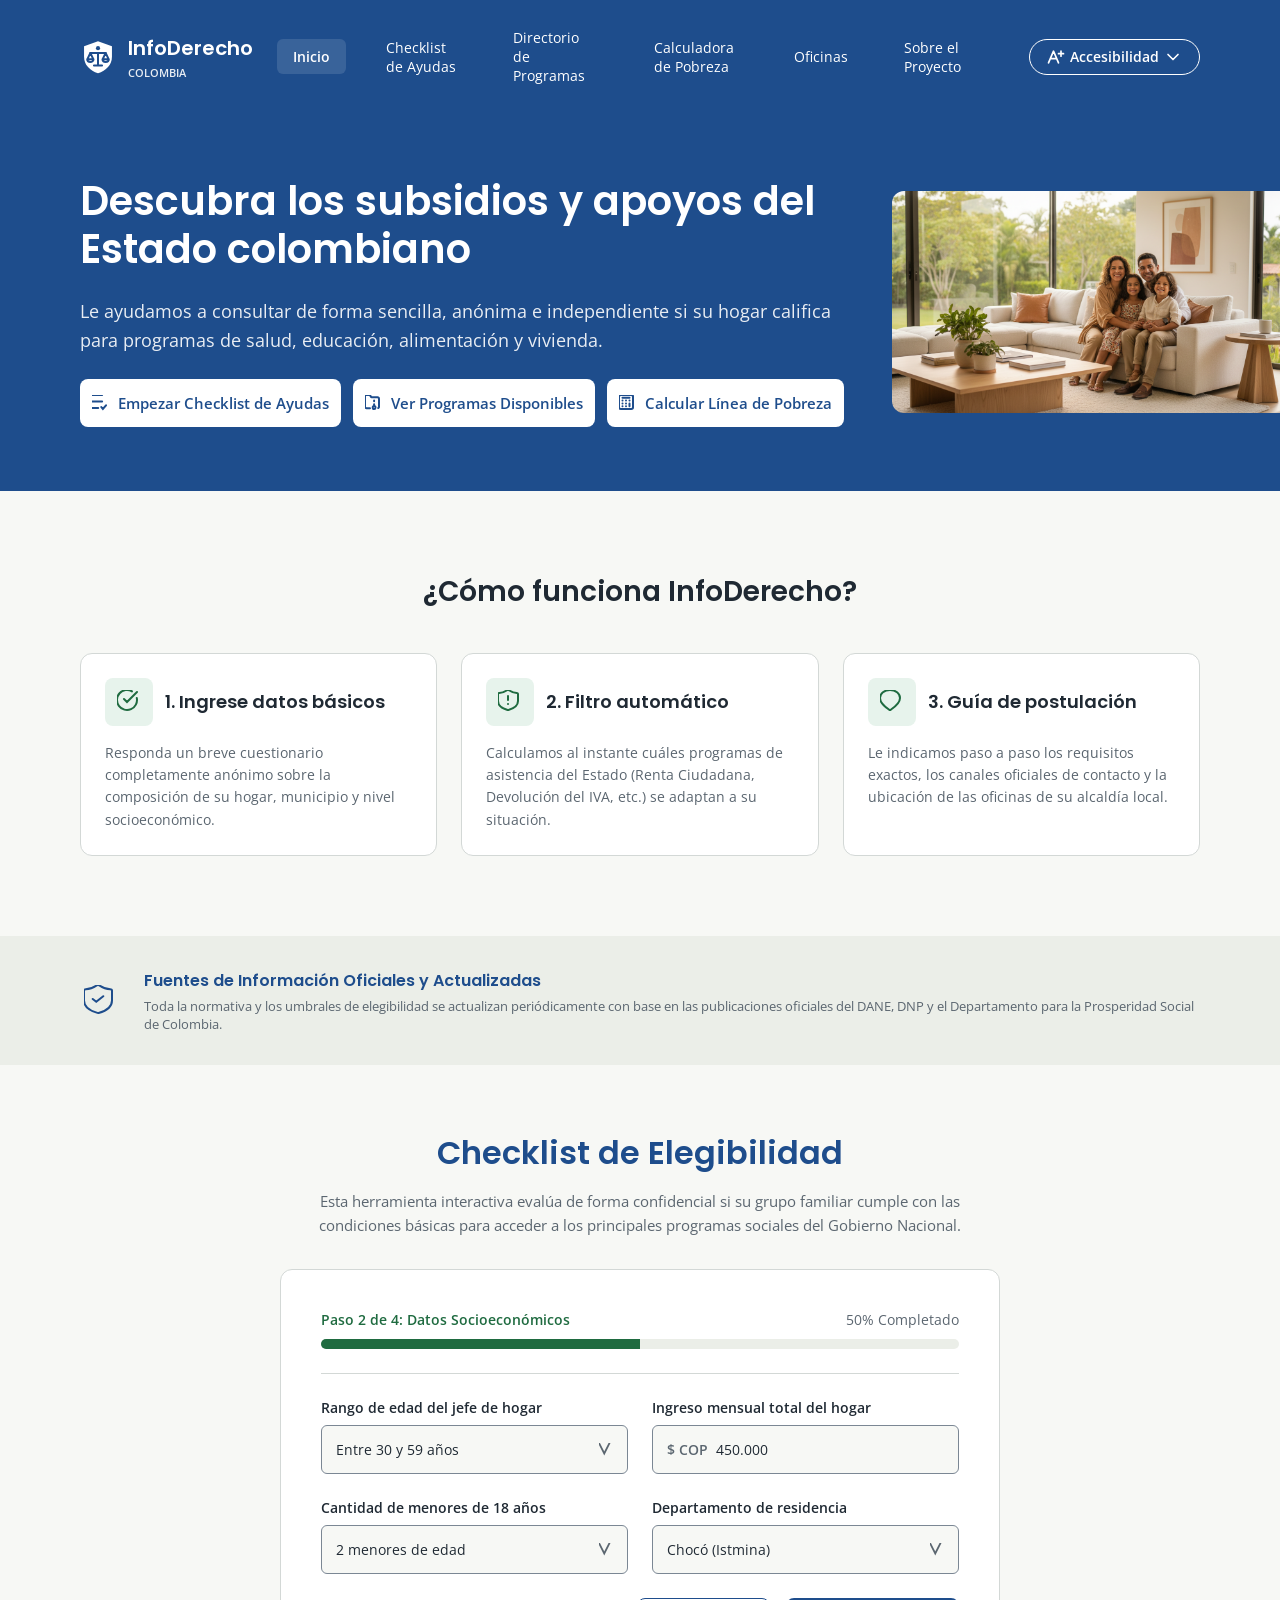
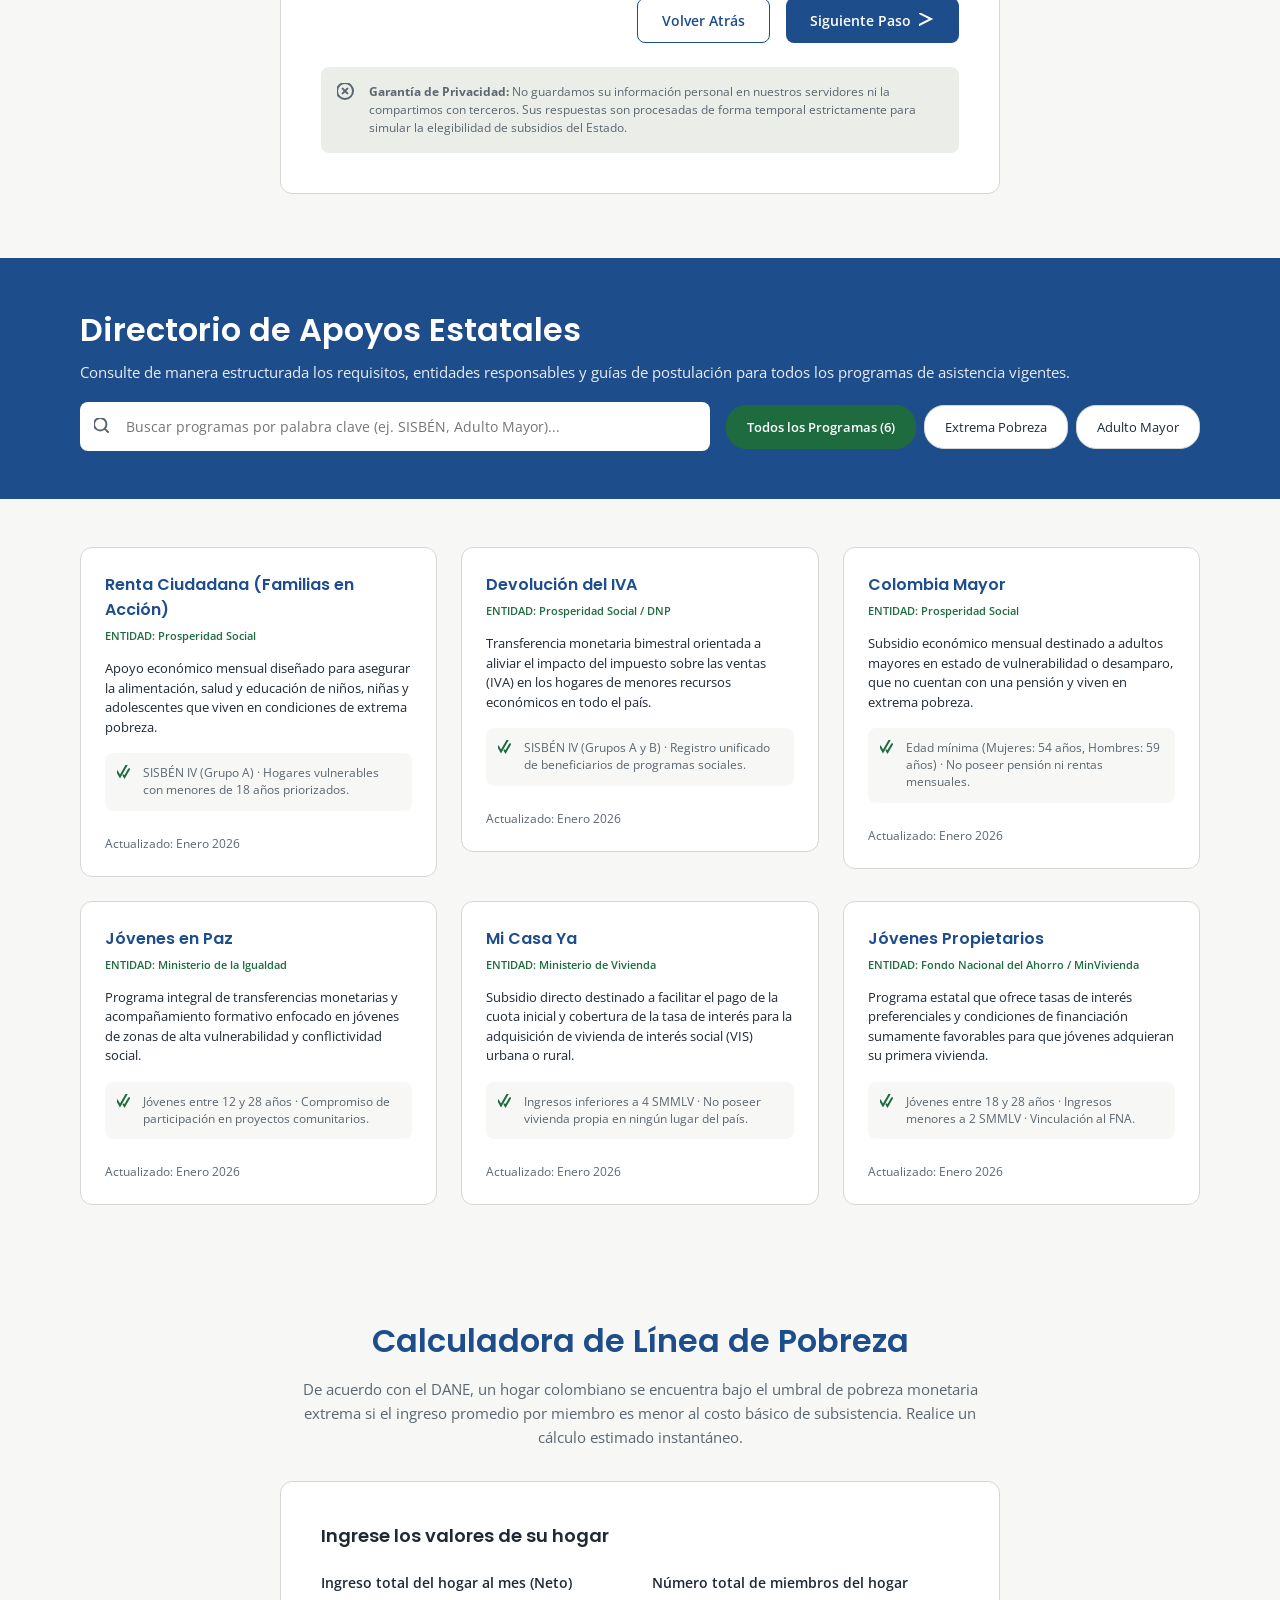
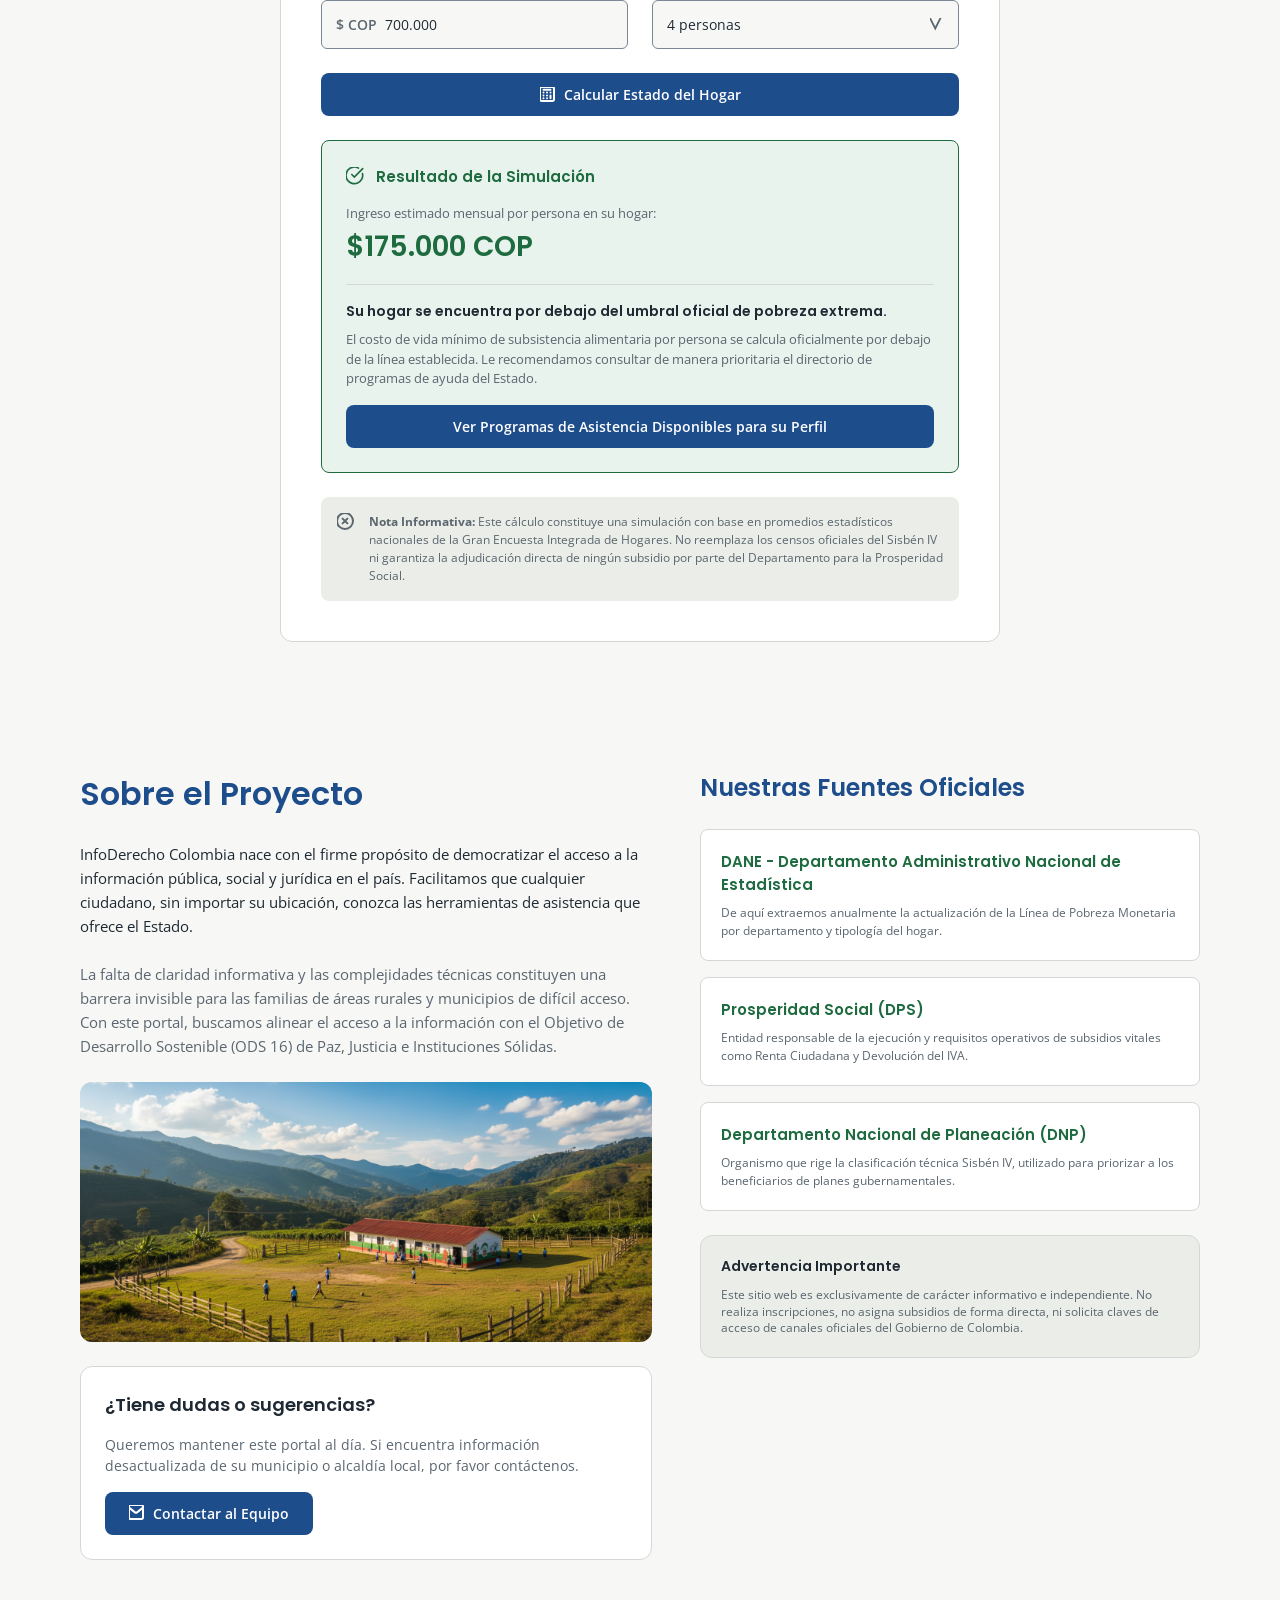
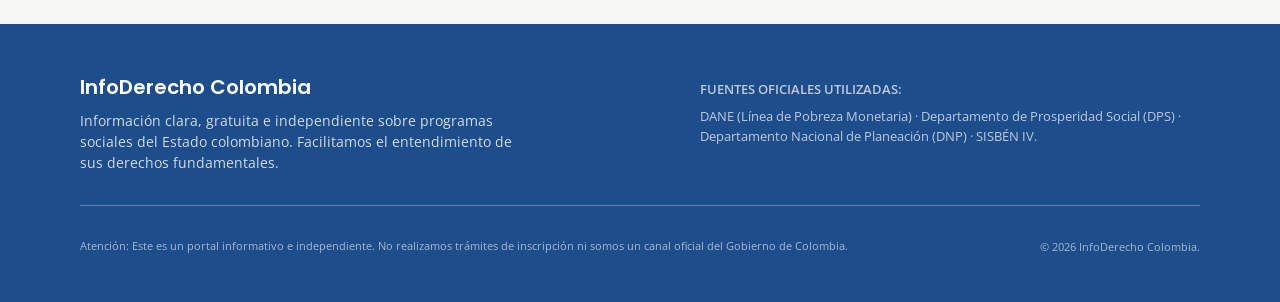
<file: index.html>
<!DOCTYPE html>
<html lang="es">
<head>
  <meta charset="UTF-8">
  <meta name="viewport" content="width=device-width, initial-scale=1">
  <title>InfoDerecho Colombia</title>
  <link rel="icon" type="image/svg+xml" href="assets/logo/favicon.svg">
  <meta name="theme-color" content="#1E4D8C">
  <link rel="preconnect" href="https://fonts.googleapis.com">
  <link rel="preconnect" href="https://fonts.gstatic.com" crossorigin>
  <script>
    /* Aplica la preferencia de accesibilidad antes de pintar, para evitar parpadeos. */
    try {
      const preferencia = JSON.parse(localStorage.getItem("infoderecho-a11y") || "{}");
      const escala = [0.9, 1, 1.1, 1.2, 1.3, 1.4][preferencia.step];
      if (escala) document.documentElement.style.setProperty("--text-scale", escala);
      if (preferencia.contrast) document.documentElement.classList.add("high-contrast");
    } catch (e) {}
  </script>
  <link rel="stylesheet" href="css/styles.css">
  <link rel="stylesheet" href="css/pages.css">
</head>
<body>
  <header class="header header--sticky">
    <div class="header__bar">
      <a class="logo" href="#inicio">
        <span class="logo__icon"><img src="assets/logo/logo-mark.svg" alt=""></span>
        <span class="logo__text">
          <span class="logo__name">InfoDerecho</span>
          <span class="logo__sub">COLOMBIA</span>
        </span>
      </a>
      <button class="menu-btn" type="button" aria-label="Abrir menú" aria-expanded="false">
        <img src="assets/icons/menu.svg" alt="">
      </button>
    </div>
    <nav class="nav" aria-label="Principal">
      <a class="nav__tab is-active" href="#inicio" aria-current="page">Inicio</a>
      <a class="nav__tab" href="#checklist">Checklist de Ayudas</a>
      <a class="nav__tab" href="#programas">Directorio de Programas</a>
      <a class="nav__tab" href="#calculadora">Calculadora de Pobreza</a>
      <a class="nav__tab" href="pages/oficinas.html">Oficinas</a>
      <a class="nav__tab" href="#acerca">Sobre el Proyecto</a>
    </nav>
    <div class="a11y">
      <button class="a11y__toggle" id="a11y-toggle" type="button" aria-label="Accesibilidad" aria-haspopup="true" aria-expanded="false" aria-controls="a11y-menu">
        <svg viewBox="0 0 24 24" fill="none" stroke="currentColor" stroke-width="2" stroke-linecap="round" stroke-linejoin="round" aria-hidden="true"><path d="M3 19 9 5l6 14M5.5 14h7"/><path d="M18 5v6M15 8h6"/></svg>
        <span class="a11y__label">Accesibilidad</span>
        <svg class="a11y__chevron" viewBox="0 0 24 24" fill="none" stroke="currentColor" stroke-width="2" stroke-linecap="round" stroke-linejoin="round" aria-hidden="true"><path d="m6 9 6 6 6-6"/></svg>
      </button>
      <div class="a11y__menu" id="a11y-menu" role="group" aria-label="Opciones de accesibilidad" hidden>
        <button class="a11y__item" type="button" data-a11y="increase"><svg viewBox="0 0 24 24" fill="none" stroke="currentColor" stroke-width="2" stroke-linecap="round" stroke-linejoin="round" aria-hidden="true"><path d="M3 9V6h10v3M8 6v11M6 17h4"/><path d="M18 4v6M15 7h6"/></svg><span>Aumentar texto</span></button>
        <button class="a11y__item" type="button" data-a11y="decrease"><svg viewBox="0 0 24 24" fill="none" stroke="currentColor" stroke-width="2" stroke-linecap="round" stroke-linejoin="round" aria-hidden="true"><path d="M3 9V6h10v3M8 6v11M6 17h4"/><path d="M15 7h6"/></svg><span>Disminuir texto</span></button>
        <button class="a11y__item" type="button" data-a11y="contrast" aria-pressed="false"><svg viewBox="0 0 24 24" fill="none" stroke="currentColor" stroke-width="2" stroke-linecap="round" stroke-linejoin="round" aria-hidden="true"><circle cx="12" cy="12" r="9"/><path d="M12 3a9 9 0 0 1 0 18z" fill="currentColor"/></svg><span>Alto contraste</span></button>
        <button class="a11y__item" type="button" data-a11y="reset"><svg viewBox="0 0 24 24" fill="none" stroke="currentColor" stroke-width="2" stroke-linecap="round" stroke-linejoin="round" aria-hidden="true"><path d="M3 12a9 9 0 1 0 3-6.7L3 8"/><path d="M3 3v5h5"/></svg><span>Restablecer</span></button>
      </div>
      <p class="sr-only" id="a11y-status" role="status" aria-live="polite"></p>
    </div>
  </header>

  <main>
    <div class="section" id="inicio">
    <section class="hero">
      <div class="hero__content">
        <h1>Descubra los subsidios y apoyos del Estado colombiano</h1>
        <p>Le ayudamos a consultar de forma sencilla, anónima e independiente si su hogar califica para programas de salud, educación, alimentación y vivienda.</p>
        <div class="hero__ctas show-desktop">
          <a class="btn" href="#checklist"><img src="assets/icons/list-check-blue.svg" alt=""><span>Empezar Checklist de Ayudas</span></a>
          <a class="btn" href="#programas"><img src="assets/icons/folder-archive-blue.svg" alt=""><span>Ver Programas Disponibles</span></a>
          <a class="btn" href="#calculadora"><img src="assets/icons/calculator-blue.svg" alt=""><span>Calcular Línea de Pobreza</span></a>
        </div>
      </div>
      <div class="hero__image-box">
        <picture>
          <source media="(min-width: 960px)" srcset="assets/img/hero-desktop.png">
          <img src="assets/img/hero-mobile.png" alt="Familia colombiana en su hogar" loading="lazy">
        </picture>
      </div>
    </section>

    <section class="shortcuts">
      <h2>Herramientas gratuitas</h2>
      <a class="btn" href="#checklist"><img src="assets/icons/list-check.svg" alt=""><span>Empezar Checklist de Ayudas</span></a>
      <a class="btn" href="#programas"><img src="assets/icons/folder-archive.svg" alt=""><span>Ver Programas Disponibles</span></a>
      <a class="btn" href="#calculadora"><img src="assets/icons/calculator.svg" alt=""><span>Calcular Línea de Pobreza</span></a>
    </section>

    <section class="features">
      <h2>¿Cómo funciona InfoDerecho?</h2>
      <div class="features__row">
        <article class="card feature">
          <div class="feature__head">
            <span class="feature__icon"><img src="assets/icons/check-circle.svg" alt=""></span>
            <h3>1. Ingrese datos básicos</h3>
          </div>
          <p>Responda un breve cuestionario completamente anónimo sobre la composición de su hogar, municipio y nivel socioeconómico.</p>
        </article>
        <article class="card feature">
          <div class="feature__head">
            <span class="feature__icon"><img src="assets/icons/shield-alert.svg" alt=""></span>
            <h3>2. Filtro automático</h3>
          </div>
          <p>Calculamos al instante cuáles programas de asistencia del Estado (Renta Ciudadana, Devolución del IVA, etc.) se adaptan a su situación.</p>
        </article>
        <article class="card feature">
          <div class="feature__head">
            <span class="feature__icon"><img src="assets/icons/map-pin.svg" alt=""></span>
            <h3>3. Guía de postulación</h3>
          </div>
          <p>Le indicamos paso a paso los requisitos exactos, los canales oficiales de contacto y la ubicación de las oficinas de su alcaldía local.</p>
        </article>
      </div>
    </section>

    <section class="trust">
      <span class="trust__icon"><img src="assets/icons/shield-check.svg" alt=""></span>
      <div>
        <h3>Fuentes de Información Oficiales y Actualizadas</h3>
        <p>Toda la normativa y los umbrales de elegibilidad se actualizan periódicamente con base en las publicaciones oficiales del DANE, DNP y el Departamento para la Prosperidad Social de Colombia.</p>
      </div>
    </section>
  
    </div>

    <div class="section" id="checklist">
    <div class="page">
      <div class="page__intro">
        <h1>Checklist de Elegibilidad</h1>
        <p>Esta herramienta interactiva evalúa de forma confidencial si su grupo familiar cumple con las condiciones básicas para acceder a los principales programas sociales del Gobierno Nacional.</p>
      </div>

      <div class="page__card">
        <div class="progress">
          <div class="progress__row">
            <strong>Paso 2 de 4<span class="d-only">: Datos Socioeconómicos</span></strong>
            <span>50% Completado</span>
          </div>
          <div class="progress__track"><div class="progress__fill"></div></div>
        </div>
        <hr class="divider">

        <form class="card form" id="checklist-form">
          <h2 class="form__title form__title--step">Paso 2: Composición del hogar e ingresos</h2>
          <div class="form__grid">
            <div class="field">
              <label class="field__label" for="check-age">Rango de edad del jefe de hogar</label>
              <div class="control control--select">
                <select id="check-age">
                  <option value="<18">Menos de 18 años</option>
                  <option value="18-29">Entre 18 y 29 años</option>
                  <option value="30-59" selected>Entre 30 y 59 años</option>
                  <option value="60+">60 años o más</option>
                </select>
              </div>
            </div>
            <div class="field">
              <label class="field__label" for="check-income">Ingreso mensual total del hogar</label>
              <div class="control">
                <span class="control__prefix"><span class="m-only">$</span><span class="d-only">$ COP</span></span>
                <input id="check-income" inputmode="numeric" value="450.000" autocomplete="off">
              </div>
              <p class="field__hint">Sume el ingreso de todas las personas que aportan en la vivienda.</p>
            </div>
            <div class="field">
              <label class="field__label" for="check-minors">Cantidad de menores de 18 años</label>
              <div class="control control--select">
                <select id="check-minors">
                  <option value="0">Ningún menor de edad</option>
                  <option value="1">1 menor de edad</option>
                  <option value="2" selected>2 menores de edad</option>
                  <option value="3">3 o más menores de edad</option>
                </select>
              </div>
            </div>
            <div class="field">
              <label class="field__label" for="check-dep">Departamento de residencia</label>
              <div class="control control--select">
                <select id="check-dep">
              <option>Amazonas</option>
              <option>Antioquia</option>
              <option>Arauca</option>
              <option>Atlántico</option>
              <option>Bogotá D.C.</option>
              <option>Bolívar</option>
              <option>Boyacá</option>
              <option>Caldas</option>
              <option>Caquetá</option>
              <option>Casanare</option>
              <option>Cauca</option>
              <option>Cesar</option>
              <option selected>Chocó (Istmina)</option>
              <option>Córdoba</option>
              <option>Cundinamarca</option>
              <option>Guainía</option>
              <option>Guaviare</option>
              <option>Huila</option>
              <option>La Guajira</option>
              <option>Magdalena</option>
              <option>Meta</option>
              <option>Nariño</option>
              <option>Norte de Santander</option>
              <option>Putumayo</option>
              <option>Quindío</option>
              <option>Risaralda</option>
              <option>San Andrés y Providencia</option>
              <option>Santander</option>
              <option>Sucre</option>
              <option>Tolima</option>
              <option>Valle del Cauca</option>
              <option>Vaupés</option>
              <option>Vichada</option>
                </select>
              </div>
            </div>
          </div>

          <div class="form__actions">
            <button class="btn btn--outline" type="button" id="check-back">Volver Atrás</button>
            <button class="btn btn--next" type="submit"><span>Siguiente Paso</span><img src="assets/icons/chevron-right.svg" alt=""></button>
          </div>
        </form>

        <section class="result" id="check-result" hidden>
          <div class="result__header">
            <img src="assets/icons/check-circle.svg" alt="">
            <h2 class="result__title" id="check-result-title"></h2>
          </div>
          <ul class="result__list" id="check-result-list"></ul>
          <a class="btn btn--block" href="#programas">Ver detalles en el Directorio de Programas</a>
        </section>

        <div class="notice">
          <img src="assets/icons/circle-x.svg" alt="">
          <p><strong>Garantía de Privacidad:</strong> No guardamos su información personal en nuestros servidores ni la compartimos con terceros. Sus respuestas son procesadas de forma temporal estrictamente para simular la elegibilidad de subsidios del Estado.</p>
        </div>
      </div>
    </div>
  
    </div>

    <div class="section" id="programas">
    <section class="search">
      <h1>Directorio de Apoyos Estatales</h1>
      <p class="search__intro">Consulte de manera estructurada los requisitos, entidades responsables y guías de postulación para todos los programas de asistencia vigentes.</p>
      <div class="search__controls">
        <label class="search__bar">
          <img src="assets/icons/search.svg" alt="">
          <input id="program-search" type="search" placeholder="Buscar programas por palabra clave (ej. SISBÉN, Adulto Mayor)..." autocomplete="off">
        </label>
        <div class="chips" role="group" aria-label="Filtrar programas">
          <button class="chip is-active" type="button" data-filter="all"><span class="d-only">Todos los Programas</span><span class="m-only">Todos</span> (6)</button>
          <button class="chip" type="button" data-filter="extrema-pobreza">Extrema Pobreza</button>
          <button class="chip" type="button" data-filter="adulto-mayor">Adulto Mayor</button>
        </div>
      </div>
    </section>

    <section class="programs">
      <article class="card program" data-tags="extrema-pobreza">
        <div>
          <h2>Renta Ciudadana (Familias en Acción)</h2>
          <p class="program__entity">ENTIDAD: Prosperidad Social</p>
        </div>
        <p class="program__desc">Apoyo económico mensual diseñado para asegurar la alimentación, salud y educación de niños, niñas y adolescentes que viven en condiciones de extrema pobreza.</p>
        <div class="program__req"><img src="assets/icons/check-check.svg" alt=""><p>SISBÉN IV (Grupo A) · Hogares vulnerables con menores de 18 años priorizados.</p></div>
        <div class="program__actions">
          <span>Actualizado: Enero 2026</span>
        </div>
      </article>
      <article class="card program" data-tags="extrema-pobreza">
        <div>
          <h2>Devolución del IVA</h2>
          <p class="program__entity">ENTIDAD: Prosperidad Social / DNP</p>
        </div>
        <p class="program__desc">Transferencia monetaria bimestral orientada a aliviar el impacto del impuesto sobre las ventas (IVA) en los hogares de menores recursos económicos en todo el país.</p>
        <div class="program__req"><img src="assets/icons/check-check.svg" alt=""><p>SISBÉN IV (Grupos A y B) · Registro unificado de beneficiarios de programas sociales.</p></div>
        <div class="program__actions">
          <span>Actualizado: Enero 2026</span>
        </div>
      </article>
      <article class="card program" data-tags="extrema-pobreza adulto-mayor">
        <div>
          <h2>Colombia Mayor</h2>
          <p class="program__entity">ENTIDAD: Prosperidad Social</p>
        </div>
        <p class="program__desc">Subsidio económico mensual destinado a adultos mayores en estado de vulnerabilidad o desamparo, que no cuentan con una pensión y viven en extrema pobreza.</p>
        <div class="program__req"><img src="assets/icons/check-check.svg" alt=""><p>Edad mínima (Mujeres: 54 años, Hombres: 59 años) · No poseer pensión ni rentas mensuales.</p></div>
        <div class="program__actions">
          <span>Actualizado: Enero 2026</span>
        </div>
      </article>
      <article class="card program" data-tags="">
        <div>
          <h2>Jóvenes en Paz</h2>
          <p class="program__entity">ENTIDAD: Ministerio de la Igualdad</p>
        </div>
        <p class="program__desc">Programa integral de transferencias monetarias y acompañamiento formativo enfocado en jóvenes de zonas de alta vulnerabilidad y conflictividad social.</p>
        <div class="program__req"><img src="assets/icons/check-check.svg" alt=""><p>Jóvenes entre 12 y 28 años · Compromiso de participación en proyectos comunitarios.</p></div>
        <div class="program__actions">
          <span>Actualizado: Enero 2026</span>
        </div>
      </article>
      <article class="card program" data-tags="">
        <div>
          <h2>Mi Casa Ya</h2>
          <p class="program__entity">ENTIDAD: Ministerio de Vivienda</p>
        </div>
        <p class="program__desc">Subsidio directo destinado a facilitar el pago de la cuota inicial y cobertura de la tasa de interés para la adquisición de vivienda de interés social (VIS) urbana o rural.</p>
        <div class="program__req"><img src="assets/icons/check-check.svg" alt=""><p>Ingresos inferiores a 4 SMMLV · No poseer vivienda propia en ningún lugar del país.</p></div>
        <div class="program__actions">
          <span>Actualizado: Enero 2026</span>
        </div>
      </article>
      <article class="card program" data-tags="">
        <div>
          <h2>Jóvenes Propietarios</h2>
          <p class="program__entity">ENTIDAD: Fondo Nacional del Ahorro / MinVivienda</p>
        </div>
        <p class="program__desc">Programa estatal que ofrece tasas de interés preferenciales y condiciones de financiación sumamente favorables para que jóvenes adquieran su primera vivienda.</p>
        <div class="program__req"><img src="assets/icons/check-check.svg" alt=""><p>Jóvenes entre 18 y 28 años · Ingresos menores a 2 SMMLV · Vinculación al FNA.</p></div>
        <div class="program__actions">
          <span>Actualizado: Enero 2026</span>
        </div>
      </article>
      <p class="programs__empty" id="programs-empty" hidden>No encontramos programas que coincidan con su búsqueda.</p>
    </section>
  
    </div>

    <div class="section" id="calculadora">
    <div class="page">
      <div class="page__intro">
        <h1>Calculadora de Línea de Pobreza</h1>
        <p>De acuerdo con el DANE, un hogar colombiano se encuentra bajo el umbral de pobreza monetaria extrema si el ingreso promedio por miembro es menor al costo básico de subsistencia. Realice un cálculo estimado instantáneo.</p>
      </div>

      <div class="page__card">
        <form class="card form" id="calc-form">
          <h2 class="form__title">Ingrese los valores de su hogar</h2>
          <div class="form__grid">
            <div class="field">
              <label class="field__label" for="calc-income">Ingreso total del hogar al mes<span class="d-only"> (Neto)</span></label>
              <div class="control">
                <span class="control__prefix"><span class="m-only">$</span><span class="d-only">$ COP</span></span>
                <input id="calc-income" inputmode="numeric" value="700.000" autocomplete="off">
              </div>
            </div>
            <div class="field">
              <label class="field__label" for="calc-members">Número total de miembros del hogar</label>
              <div class="control control--select">
                <select id="calc-members">
                  <option value="1">1 persona</option>
                  <option value="2">2 personas</option>
                  <option value="3">3 personas</option>
                  <option value="4" selected>4 personas</option>
                  <option value="5">5 personas</option>
                  <option value="6">6 personas</option>
                  <option value="7">7 personas</option>
                  <option value="8">8 personas</option>
                  <option value="9">9 personas</option>
                  <option value="10">10 personas</option>
                </select>
              </div>
            </div>
          </div>
          <button class="btn btn--block" type="submit"><img src="assets/icons/calculator.svg" alt=""><span>Calcular Estado del Hogar</span></button>
        </form>

        <section class="result" id="calc-result" aria-live="polite">
          <div class="result__header">
            <img src="assets/icons/check-circle.svg" alt="">
            <h2 class="result__title">Resultado de la Simulación</h2>
          </div>
          <div>
            <p class="result__label"><span class="d-only">Ingreso estimado mensual por persona en su hogar:</span><span class="m-only">Ingreso por persona en su hogar:</span></p>
            <p class="result__amount" id="calc-amount">$175.000 COP</p>
          </div>
          <hr class="result__rule">
          <div class="result__msg">
            <h3 id="calc-message-title">Su hogar se encuentra por debajo del umbral oficial de pobreza extrema.</h3>
            <p id="calc-message-body">El costo de vida mínimo de subsistencia alimentaria por persona se calcula oficialmente por debajo de la línea establecida. Le recomendamos consultar de manera prioritaria el directorio de programas de ayuda del Estado.</p>
          </div>
          <a class="btn btn--block" href="#programas"><span class="d-only">Ver Programas de Asistencia Disponibles para su Perfil</span><span class="m-only">Ver Programas Disponibles</span></a>
        </section>

        <div class="notice">
          <img src="assets/icons/circle-x.svg" alt="">
          <p><strong>Nota Informativa:</strong> Este cálculo constituye una simulación con base en promedios estadísticos nacionales de la Gran Encuesta Integrada de Hogares. No reemplaza los censos oficiales del Sisbén IV ni garantiza la adjudicación directa de ningún subsidio por parte del Departamento para la Prosperidad Social.</p>
        </div>
      </div>
    </div>
  
    </div>

    <div class="section" id="acerca">
    <div class="about">
      <div class="about__col">
        <div class="about__text">
          <h1>Sobre el Proyecto</h1>
          <p>InfoDerecho Colombia nace con el firme propósito de democratizar el acceso a la información pública, social y jurídica en el país. Facilitamos que cualquier ciudadano, sin importar su ubicación, conozca las herramientas de asistencia que ofrece el Estado.</p>
          <p>La falta de claridad informativa y las complejidades técnicas constituyen una barrera invisible para las familias de áreas rurales y municipios de difícil acceso. Con este portal, buscamos alinear el acceso a la información con el Objetivo de Desarrollo Sostenible (ODS 16) de Paz, Justicia e Instituciones Sólidas.</p>
        </div>

        <div class="about__image">
          <picture>
            <source media="(min-width: 960px)" srcset="assets/img/rural-desktop.png">
            <img src="assets/img/rural-mobile.png" alt="Escuela rural en un paisaje montañoso de Colombia" loading="lazy">
          </picture>
        </div>

        <section class="card contact">
          <h2>¿Tiene dudas o sugerencias?</h2>
          <p>Queremos mantener este portal al día. Si encuentra información desactualizada de su municipio o alcaldía local, por favor contáctenos.</p>
          <a class="btn" href="#"><img src="assets/icons/mail.svg" alt=""><span>Contactar al Equipo</span></a>
        </section>
      </div>

      <div class="about__col about__col--side">
        <section class="sources">
          <h2>Nuestras Fuentes Oficiales</h2>
          <div class="sources__list">
          <article class="card source">
            <h3>DANE - Departamento Administrativo Nacional de Estadística</h3>
            <p>De aquí extraemos anualmente la actualización de la Línea de Pobreza Monetaria por departamento y tipología del hogar.</p>
          </article>
          <article class="card source">
            <h3>Prosperidad Social (DPS)</h3>
            <p>Entidad responsable de la ejecución y requisitos operativos de subsidios vitales como Renta Ciudadana y Devolución del IVA.</p>
          </article>
          <article class="card source">
            <h3>Departamento Nacional de Planeación (DNP)</h3>
            <p>Organismo que rige la clasificación técnica Sisbén IV, utilizado para priorizar a los beneficiarios de planes gubernamentales.</p>
          </article>
          </div>
        </section>

        <aside class="warning">
          <h3>Advertencia Importante</h3>
          <p>Este sitio web es exclusivamente de carácter informativo e independiente. No realiza inscripciones, no asigna subsidios de forma directa, ni solicita claves de acceso de canales oficiales del Gobierno de Colombia.</p>
        </aside>
      </div>
    </div>
  
    </div>
  </main>

  <footer class="footer">
    <div class="footer__top">
      <div class="footer__brand">
        <p class="footer__brand-name">InfoDerecho Colombia</p>
        <p>Información clara, gratuita e independiente sobre programas sociales del Estado colombiano. Facilitamos el entendimiento de sus derechos fundamentales.</p>
      </div>
      <hr class="footer__rule footer__rule--mid">
      <div class="footer__sources">
        <p class="footer__sources-title">FUENTES OFICIALES UTILIZADAS:</p>
        <p>DANE (Línea de Pobreza Monetaria) · Departamento de Prosperidad Social (DPS) · Departamento Nacional de Planeación (DNP) · SISBÉN IV.</p>
      </div>
    </div>
    <hr class="footer__rule">
    <div class="footer__bottom">
      <p class="footer__legal">Atención: Este es un portal informativo e independiente. No realizamos trámites de inscripción ni somos un canal oficial del Gobierno de Colombia.</p>
      <p class="footer__copy">© 2026 InfoDerecho Colombia.</p>
    </div>
  </footer>

  <script src="js/validaciones.js"></script>
  <script src="js/main.js"></script>
</body>
</html>
</file>
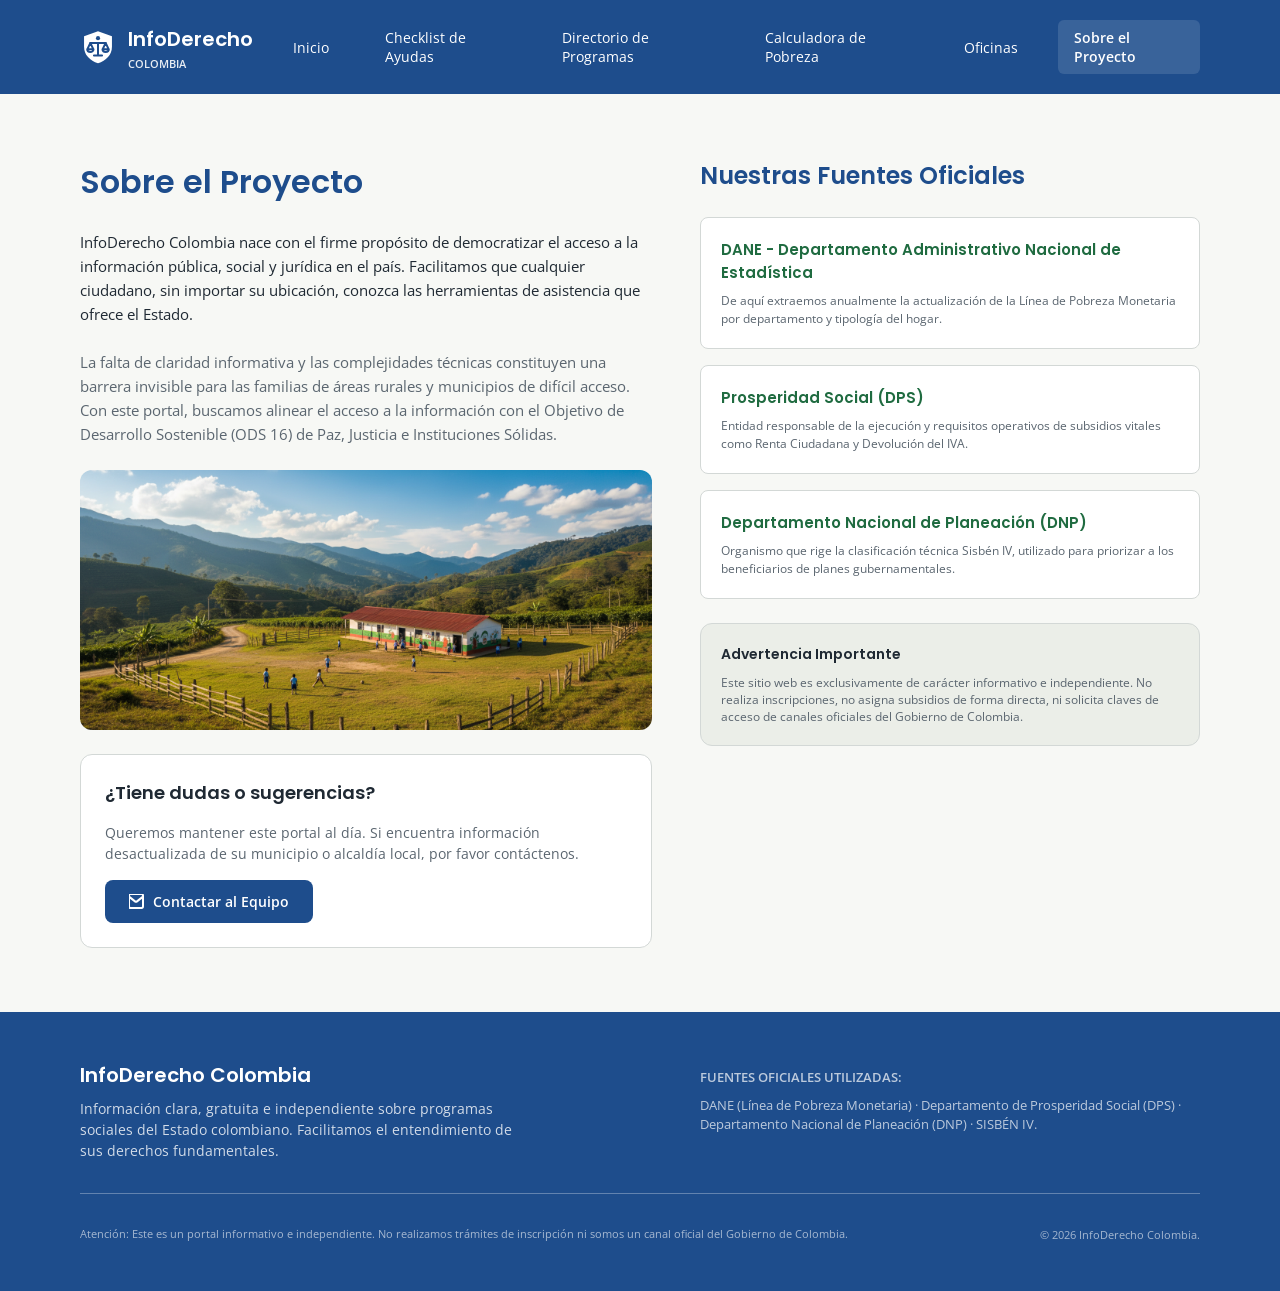
<file: pages/acerca.html>
<!DOCTYPE html>
<html lang="es">
<head>
  <meta charset="UTF-8">
  <meta name="viewport" content="width=device-width, initial-scale=1">
  <title>Sobre el Proyecto | InfoDerecho Colombia</title>
  <link rel="icon" type="image/svg+xml" href="../assets/logo/favicon.svg">
  <meta name="theme-color" content="#1E4D8C">
  <link rel="preconnect" href="https://fonts.googleapis.com">
  <link rel="preconnect" href="https://fonts.gstatic.com" crossorigin>
  <link rel="stylesheet" href="../css/styles.css">
  <link rel="stylesheet" href="../css/pages.css">
</head>
<body>
  <header class="header">
    <div class="header__bar">
      <a class="logo" href="../index.html">
        <span class="logo__icon"><img src="../assets/logo/logo-mark.svg" alt=""></span>
        <span class="logo__text">
          <span class="logo__name">InfoDerecho</span>
          <span class="logo__sub">COLOMBIA</span>
        </span>
      </a>
      <button class="menu-btn" type="button" aria-label="Abrir menú" aria-expanded="false">
        <img src="../assets/icons/menu.svg" alt="">
      </button>
    </div>
    <nav class="nav" aria-label="Principal">
      <a class="nav__tab" href="../index.html">Inicio</a>
      <a class="nav__tab" href="checklist.html">Checklist de Ayudas</a>
      <a class="nav__tab" href="programas.html">Directorio de Programas</a>
      <a class="nav__tab" href="calculadora.html">Calculadora de Pobreza</a>
      <a class="nav__tab" href="oficinas.html">Oficinas</a>
      <a class="nav__tab is-active" href="acerca.html" aria-current="page">Sobre el Proyecto</a>
    </nav>
  </header>

  <main>
    <div class="about">
      <div class="about__col">
        <div class="about__text">
          <h1>Sobre el Proyecto</h1>
          <p>InfoDerecho Colombia nace con el firme propósito de democratizar el acceso a la información pública, social y jurídica en el país. Facilitamos que cualquier ciudadano, sin importar su ubicación, conozca las herramientas de asistencia que ofrece el Estado.</p>
          <p>La falta de claridad informativa y las complejidades técnicas constituyen una barrera invisible para las familias de áreas rurales y municipios de difícil acceso. Con este portal, buscamos alinear el acceso a la información con el Objetivo de Desarrollo Sostenible (ODS 16) de Paz, Justicia e Instituciones Sólidas.</p>
        </div>

        <div class="about__image">
          <picture>
            <source media="(min-width: 960px)" srcset="../assets/img/rural-desktop.png">
            <img src="../assets/img/rural-mobile.png" alt="Escuela rural en un paisaje montañoso de Colombia" loading="lazy">
          </picture>
        </div>

        <section class="card contact">
          <h2>¿Tiene dudas o sugerencias?</h2>
          <p>Queremos mantener este portal al día. Si encuentra información desactualizada de su municipio o alcaldía local, por favor contáctenos.</p>
          <a class="btn" href="#"><img src="../assets/icons/mail.svg" alt=""><span>Contactar al Equipo</span></a>
        </section>
      </div>

      <div class="about__col about__col--side">
        <section class="sources">
          <h2>Nuestras Fuentes Oficiales</h2>
          <div class="sources__list">
          <article class="card source">
            <h3>DANE - Departamento Administrativo Nacional de Estadística</h3>
            <p>De aquí extraemos anualmente la actualización de la Línea de Pobreza Monetaria por departamento y tipología del hogar.</p>
          </article>
          <article class="card source">
            <h3>Prosperidad Social (DPS)</h3>
            <p>Entidad responsable de la ejecución y requisitos operativos de subsidios vitales como Renta Ciudadana y Devolución del IVA.</p>
          </article>
          <article class="card source">
            <h3>Departamento Nacional de Planeación (DNP)</h3>
            <p>Organismo que rige la clasificación técnica Sisbén IV, utilizado para priorizar a los beneficiarios de planes gubernamentales.</p>
          </article>
          </div>
        </section>

        <aside class="warning">
          <h3>Advertencia Importante</h3>
          <p>Este sitio web es exclusivamente de carácter informativo e independiente. No realiza inscripciones, no asigna subsidios de forma directa, ni solicita claves de acceso de canales oficiales del Gobierno de Colombia.</p>
        </aside>
      </div>
    </div>
  </main>

  <footer class="footer">
    <div class="footer__top">
      <div class="footer__brand">
        <p class="footer__brand-name">InfoDerecho Colombia</p>
        <p>Información clara, gratuita e independiente sobre programas sociales del Estado colombiano. Facilitamos el entendimiento de sus derechos fundamentales.</p>
      </div>
      <hr class="footer__rule footer__rule--mid">
      <div class="footer__sources">
        <p class="footer__sources-title">FUENTES OFICIALES UTILIZADAS:</p>
        <p>DANE (Línea de Pobreza Monetaria) · Departamento de Prosperidad Social (DPS) · Departamento Nacional de Planeación (DNP) · SISBÉN IV.</p>
      </div>
    </div>
    <hr class="footer__rule">
    <div class="footer__bottom">
      <p class="footer__legal">Atención: Este es un portal informativo e independiente. No realizamos trámites de inscripción ni somos un canal oficial del Gobierno de Colombia.</p>
      <p class="footer__copy">© 2026 InfoDerecho Colombia.</p>
    </div>
  </footer>

  <script src="../js/validaciones.js"></script>
  <script src="../js/main.js"></script>
</body>
</html>
</file>
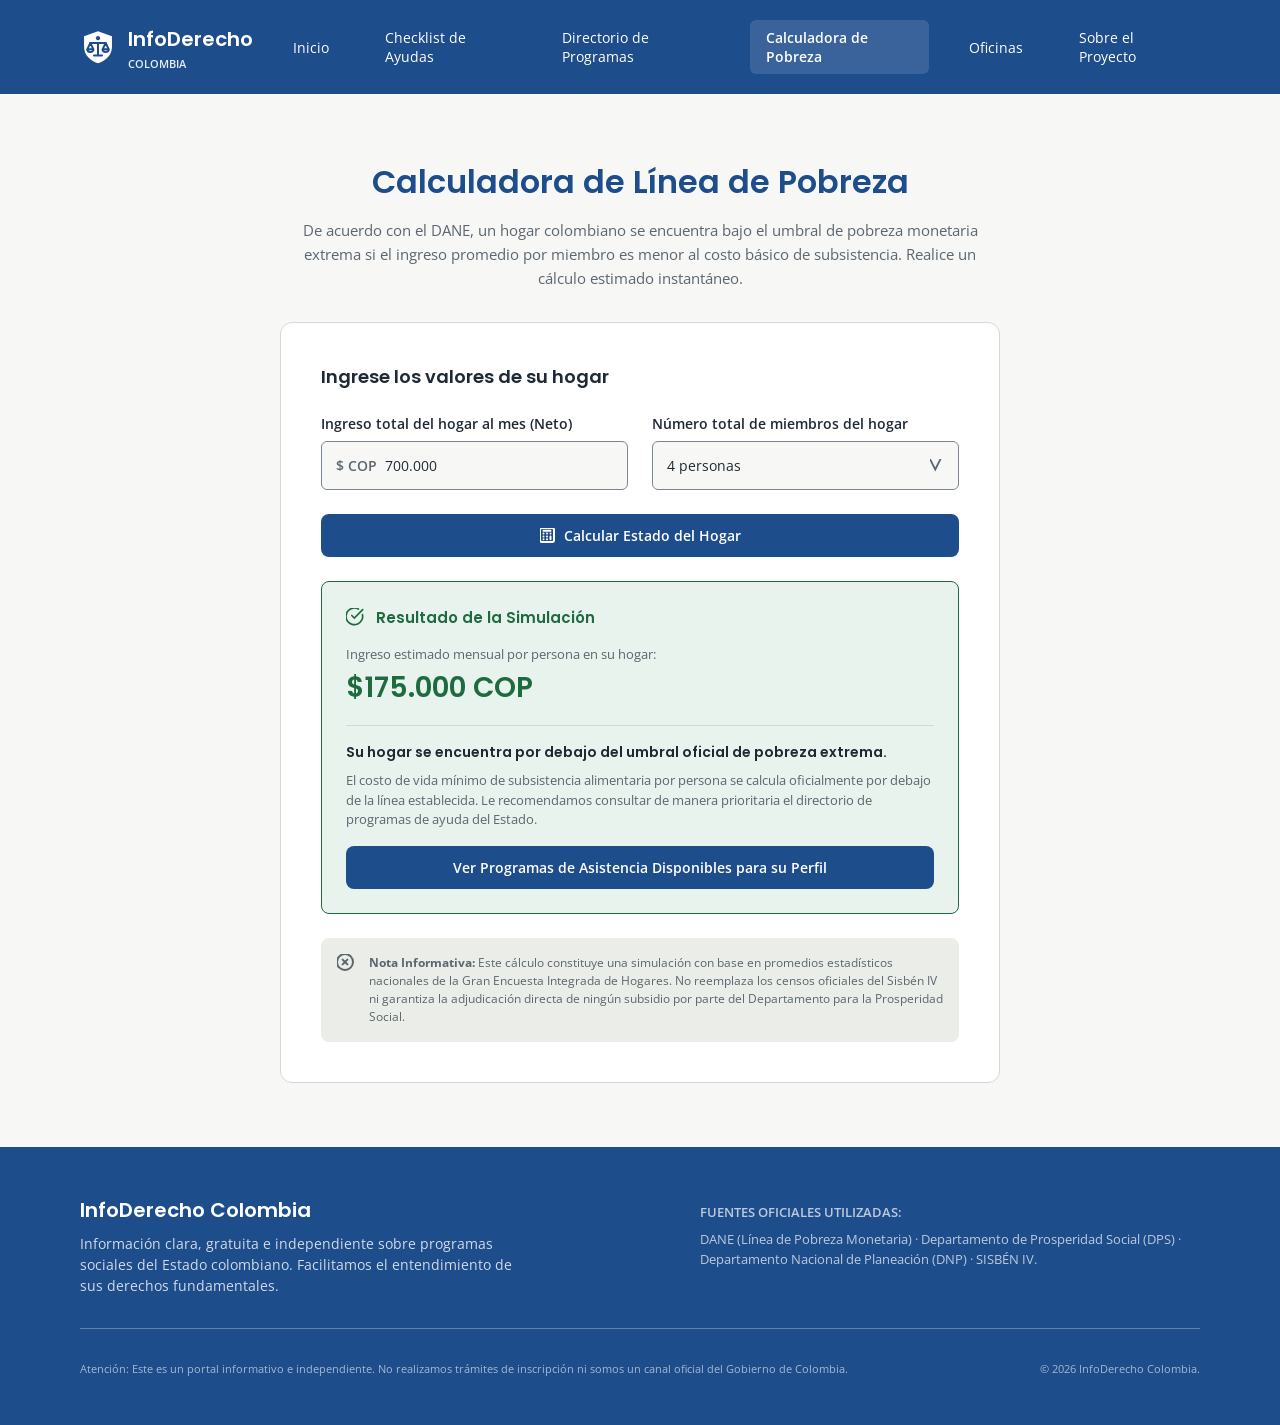
<file: pages/calculadora.html>
<!DOCTYPE html>
<html lang="es">
<head>
  <meta charset="UTF-8">
  <meta name="viewport" content="width=device-width, initial-scale=1">
  <title>Calculadora de Línea de Pobreza | InfoDerecho Colombia</title>
  <link rel="icon" type="image/svg+xml" href="../assets/logo/favicon.svg">
  <meta name="theme-color" content="#1E4D8C">
  <link rel="preconnect" href="https://fonts.googleapis.com">
  <link rel="preconnect" href="https://fonts.gstatic.com" crossorigin>
  <link rel="stylesheet" href="../css/styles.css">
  <link rel="stylesheet" href="../css/pages.css">
</head>
<body>
  <header class="header">
    <div class="header__bar">
      <a class="logo" href="../index.html">
        <span class="logo__icon"><img src="../assets/logo/logo-mark.svg" alt=""></span>
        <span class="logo__text">
          <span class="logo__name">InfoDerecho</span>
          <span class="logo__sub">COLOMBIA</span>
        </span>
      </a>
      <button class="menu-btn" type="button" aria-label="Abrir menú" aria-expanded="false">
        <img src="../assets/icons/menu.svg" alt="">
      </button>
    </div>
    <nav class="nav" aria-label="Principal">
      <a class="nav__tab" href="../index.html">Inicio</a>
      <a class="nav__tab" href="checklist.html">Checklist de Ayudas</a>
      <a class="nav__tab" href="programas.html">Directorio de Programas</a>
      <a class="nav__tab is-active" href="calculadora.html" aria-current="page">Calculadora de Pobreza</a>
      <a class="nav__tab" href="oficinas.html">Oficinas</a>
      <a class="nav__tab" href="acerca.html">Sobre el Proyecto</a>
    </nav>
  </header>

  <main>
    <div class="page">
      <div class="page__intro">
        <h1>Calculadora de Línea de Pobreza</h1>
        <p>De acuerdo con el DANE, un hogar colombiano se encuentra bajo el umbral de pobreza monetaria extrema si el ingreso promedio por miembro es menor al costo básico de subsistencia. Realice un cálculo estimado instantáneo.</p>
      </div>

      <div class="page__card">
        <form class="card form" id="calc-form">
          <h2 class="form__title">Ingrese los valores de su hogar</h2>
          <div class="form__grid">
            <div class="field">
              <label class="field__label" for="calc-income">Ingreso total del hogar al mes<span class="d-only"> (Neto)</span></label>
              <div class="control">
                <span class="control__prefix"><span class="m-only">$</span><span class="d-only">$ COP</span></span>
                <input id="calc-income" inputmode="numeric" value="700.000" autocomplete="off">
              </div>
            </div>
            <div class="field">
              <label class="field__label" for="calc-members">Número total de miembros del hogar</label>
              <div class="control control--select">
                <select id="calc-members">
                  <option value="1">1 persona</option>
                  <option value="2">2 personas</option>
                  <option value="3">3 personas</option>
                  <option value="4" selected>4 personas</option>
                  <option value="5">5 personas</option>
                  <option value="6">6 personas</option>
                  <option value="7">7 personas</option>
                  <option value="8">8 personas</option>
                  <option value="9">9 personas</option>
                  <option value="10">10 personas</option>
                </select>
              </div>
            </div>
          </div>
          <button class="btn btn--block" type="submit"><img src="../assets/icons/calculator.svg" alt=""><span>Calcular Estado del Hogar</span></button>
        </form>

        <section class="result" id="calc-result" aria-live="polite">
          <div class="result__header">
            <img src="../assets/icons/check-circle.svg" alt="">
            <h2 class="result__title">Resultado de la Simulación</h2>
          </div>
          <div>
            <p class="result__label"><span class="d-only">Ingreso estimado mensual por persona en su hogar:</span><span class="m-only">Ingreso por persona en su hogar:</span></p>
            <p class="result__amount" id="calc-amount">$175.000 COP</p>
          </div>
          <hr class="result__rule">
          <div class="result__msg">
            <h3 id="calc-message-title">Su hogar se encuentra por debajo del umbral oficial de pobreza extrema.</h3>
            <p id="calc-message-body">El costo de vida mínimo de subsistencia alimentaria por persona se calcula oficialmente por debajo de la línea establecida. Le recomendamos consultar de manera prioritaria el directorio de programas de ayuda del Estado.</p>
          </div>
          <a class="btn btn--block" href="programas.html"><span class="d-only">Ver Programas de Asistencia Disponibles para su Perfil</span><span class="m-only">Ver Programas Disponibles</span></a>
        </section>

        <div class="notice">
          <img src="../assets/icons/circle-x.svg" alt="">
          <p><strong>Nota Informativa:</strong> Este cálculo constituye una simulación con base en promedios estadísticos nacionales de la Gran Encuesta Integrada de Hogares. No reemplaza los censos oficiales del Sisbén IV ni garantiza la adjudicación directa de ningún subsidio por parte del Departamento para la Prosperidad Social.</p>
        </div>
      </div>
    </div>
  </main>

  <footer class="footer">
    <div class="footer__top">
      <div class="footer__brand">
        <p class="footer__brand-name">InfoDerecho Colombia</p>
        <p>Información clara, gratuita e independiente sobre programas sociales del Estado colombiano. Facilitamos el entendimiento de sus derechos fundamentales.</p>
      </div>
      <hr class="footer__rule footer__rule--mid">
      <div class="footer__sources">
        <p class="footer__sources-title">FUENTES OFICIALES UTILIZADAS:</p>
        <p>DANE (Línea de Pobreza Monetaria) · Departamento de Prosperidad Social (DPS) · Departamento Nacional de Planeación (DNP) · SISBÉN IV.</p>
      </div>
    </div>
    <hr class="footer__rule">
    <div class="footer__bottom">
      <p class="footer__legal">Atención: Este es un portal informativo e independiente. No realizamos trámites de inscripción ni somos un canal oficial del Gobierno de Colombia.</p>
      <p class="footer__copy">© 2026 InfoDerecho Colombia.</p>
    </div>
  </footer>

  <script src="../js/validaciones.js"></script>
  <script src="../js/main.js"></script>
</body>
</html>
</file>
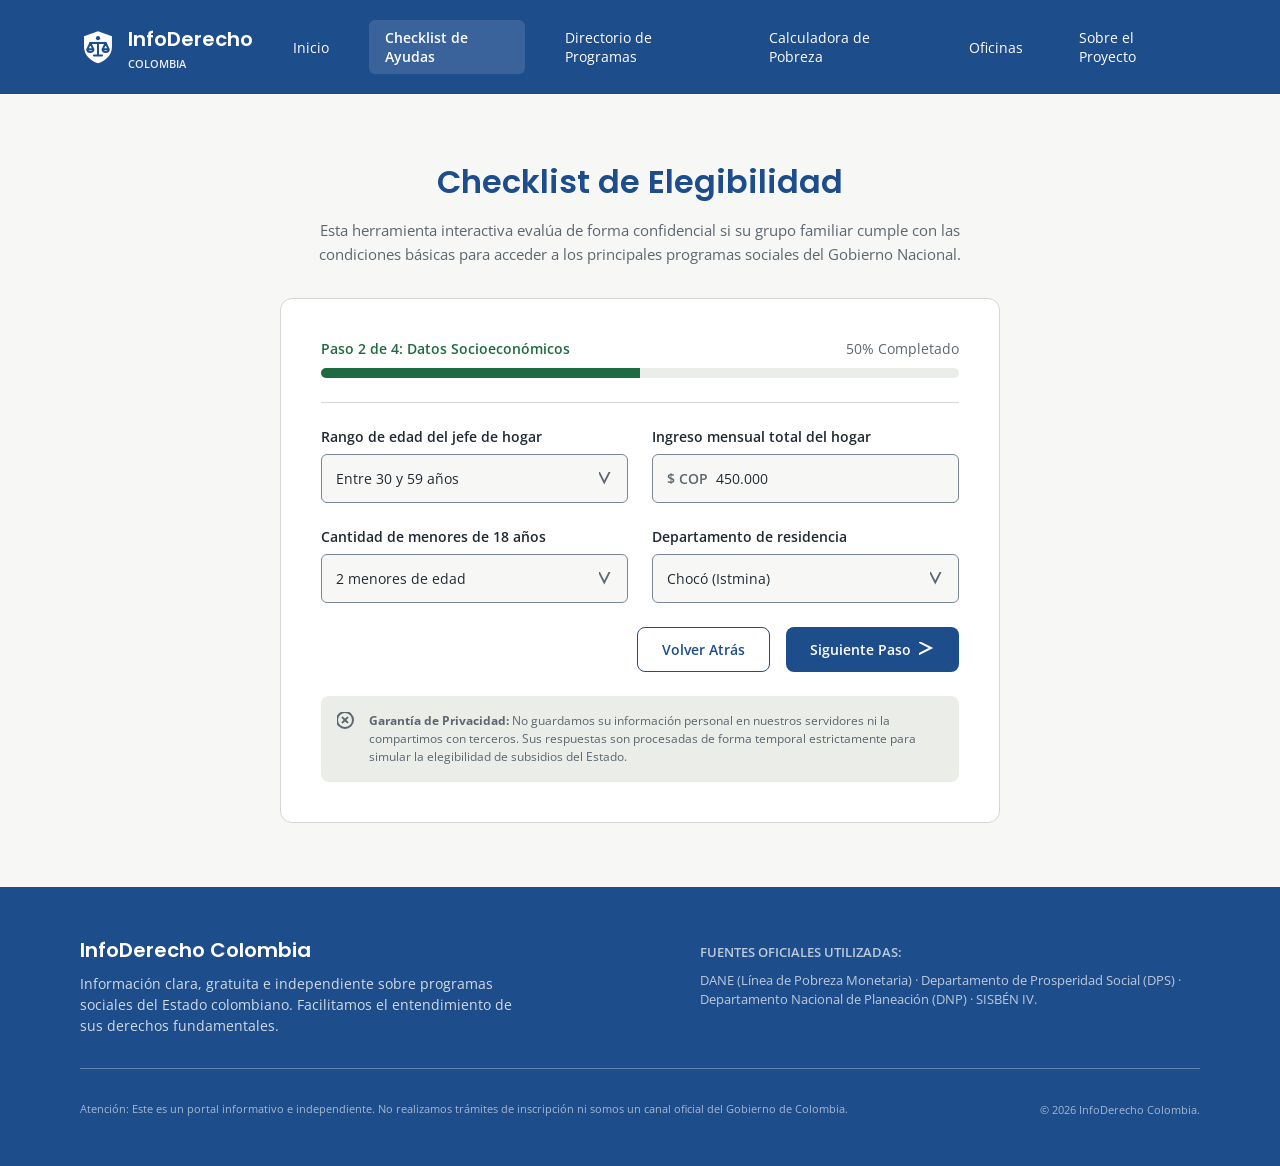
<file: pages/checklist.html>
<!DOCTYPE html>
<html lang="es">
<head>
  <meta charset="UTF-8">
  <meta name="viewport" content="width=device-width, initial-scale=1">
  <title>Checklist de Elegibilidad | InfoDerecho Colombia</title>
  <link rel="icon" type="image/svg+xml" href="../assets/logo/favicon.svg">
  <meta name="theme-color" content="#1E4D8C">
  <link rel="preconnect" href="https://fonts.googleapis.com">
  <link rel="preconnect" href="https://fonts.gstatic.com" crossorigin>
  <link rel="stylesheet" href="../css/styles.css">
  <link rel="stylesheet" href="../css/pages.css">
</head>
<body>
  <header class="header">
    <div class="header__bar">
      <a class="logo" href="../index.html">
        <span class="logo__icon"><img src="../assets/logo/logo-mark.svg" alt=""></span>
        <span class="logo__text">
          <span class="logo__name">InfoDerecho</span>
          <span class="logo__sub">COLOMBIA</span>
        </span>
      </a>
      <button class="menu-btn" type="button" aria-label="Abrir menú" aria-expanded="false">
        <img src="../assets/icons/menu.svg" alt="">
      </button>
    </div>
    <nav class="nav" aria-label="Principal">
      <a class="nav__tab" href="../index.html">Inicio</a>
      <a class="nav__tab is-active" href="checklist.html" aria-current="page">Checklist de Ayudas</a>
      <a class="nav__tab" href="programas.html">Directorio de Programas</a>
      <a class="nav__tab" href="calculadora.html">Calculadora de Pobreza</a>
      <a class="nav__tab" href="oficinas.html">Oficinas</a>
      <a class="nav__tab" href="acerca.html">Sobre el Proyecto</a>
    </nav>
  </header>

  <main>
    <div class="page">
      <div class="page__intro">
        <h1>Checklist de Elegibilidad</h1>
        <p>Esta herramienta interactiva evalúa de forma confidencial si su grupo familiar cumple con las condiciones básicas para acceder a los principales programas sociales del Gobierno Nacional.</p>
      </div>

      <div class="page__card">
        <div class="progress">
          <div class="progress__row">
            <strong>Paso 2 de 4<span class="d-only">: Datos Socioeconómicos</span></strong>
            <span>50% Completado</span>
          </div>
          <div class="progress__track"><div class="progress__fill"></div></div>
        </div>
        <hr class="divider">

        <form class="card form" id="checklist-form">
          <h2 class="form__title form__title--step">Paso 2: Composición del hogar e ingresos</h2>
          <div class="form__grid">
            <div class="field">
              <label class="field__label" for="check-age">Rango de edad del jefe de hogar</label>
              <div class="control control--select">
                <select id="check-age">
                  <option value="<18">Menos de 18 años</option>
                  <option value="18-29">Entre 18 y 29 años</option>
                  <option value="30-59" selected>Entre 30 y 59 años</option>
                  <option value="60+">60 años o más</option>
                </select>
              </div>
            </div>
            <div class="field">
              <label class="field__label" for="check-income">Ingreso mensual total del hogar</label>
              <div class="control">
                <span class="control__prefix"><span class="m-only">$</span><span class="d-only">$ COP</span></span>
                <input id="check-income" inputmode="numeric" value="450.000" autocomplete="off">
              </div>
              <p class="field__hint">Sume el ingreso de todas las personas que aportan en la vivienda.</p>
            </div>
            <div class="field">
              <label class="field__label" for="check-minors">Cantidad de menores de 18 años</label>
              <div class="control control--select">
                <select id="check-minors">
                  <option value="0">Ningún menor de edad</option>
                  <option value="1">1 menor de edad</option>
                  <option value="2" selected>2 menores de edad</option>
                  <option value="3">3 o más menores de edad</option>
                </select>
              </div>
            </div>
            <div class="field">
              <label class="field__label" for="check-dep">Departamento de residencia</label>
              <div class="control control--select">
                <select id="check-dep">
              <option>Amazonas</option>
              <option>Antioquia</option>
              <option>Arauca</option>
              <option>Atlántico</option>
              <option>Bogotá D.C.</option>
              <option>Bolívar</option>
              <option>Boyacá</option>
              <option>Caldas</option>
              <option>Caquetá</option>
              <option>Casanare</option>
              <option>Cauca</option>
              <option>Cesar</option>
              <option selected>Chocó (Istmina)</option>
              <option>Córdoba</option>
              <option>Cundinamarca</option>
              <option>Guainía</option>
              <option>Guaviare</option>
              <option>Huila</option>
              <option>La Guajira</option>
              <option>Magdalena</option>
              <option>Meta</option>
              <option>Nariño</option>
              <option>Norte de Santander</option>
              <option>Putumayo</option>
              <option>Quindío</option>
              <option>Risaralda</option>
              <option>San Andrés y Providencia</option>
              <option>Santander</option>
              <option>Sucre</option>
              <option>Tolima</option>
              <option>Valle del Cauca</option>
              <option>Vaupés</option>
              <option>Vichada</option>
                </select>
              </div>
            </div>
          </div>

          <div class="form__actions">
            <button class="btn btn--outline" type="button" id="check-back">Volver Atrás</button>
            <button class="btn btn--next" type="submit"><span>Siguiente Paso</span><img src="../assets/icons/chevron-right.svg" alt=""></button>
          </div>
        </form>

        <section class="result" id="check-result" hidden>
          <div class="result__header">
            <img src="../assets/icons/check-circle.svg" alt="">
            <h2 class="result__title" id="check-result-title"></h2>
          </div>
          <ul class="result__list" id="check-result-list"></ul>
          <a class="btn btn--block" href="programas.html">Ver detalles en el Directorio de Programas</a>
        </section>

        <div class="notice">
          <img src="../assets/icons/circle-x.svg" alt="">
          <p><strong>Garantía de Privacidad:</strong> No guardamos su información personal en nuestros servidores ni la compartimos con terceros. Sus respuestas son procesadas de forma temporal estrictamente para simular la elegibilidad de subsidios del Estado.</p>
        </div>
      </div>
    </div>
  </main>

  <footer class="footer">
    <div class="footer__top">
      <div class="footer__brand">
        <p class="footer__brand-name">InfoDerecho Colombia</p>
        <p>Información clara, gratuita e independiente sobre programas sociales del Estado colombiano. Facilitamos el entendimiento de sus derechos fundamentales.</p>
      </div>
      <hr class="footer__rule footer__rule--mid">
      <div class="footer__sources">
        <p class="footer__sources-title">FUENTES OFICIALES UTILIZADAS:</p>
        <p>DANE (Línea de Pobreza Monetaria) · Departamento de Prosperidad Social (DPS) · Departamento Nacional de Planeación (DNP) · SISBÉN IV.</p>
      </div>
    </div>
    <hr class="footer__rule">
    <div class="footer__bottom">
      <p class="footer__legal">Atención: Este es un portal informativo e independiente. No realizamos trámites de inscripción ni somos un canal oficial del Gobierno de Colombia.</p>
      <p class="footer__copy">© 2026 InfoDerecho Colombia.</p>
    </div>
  </footer>

  <script src="../js/validaciones.js"></script>
  <script src="../js/main.js"></script>
</body>
</html>
</file>
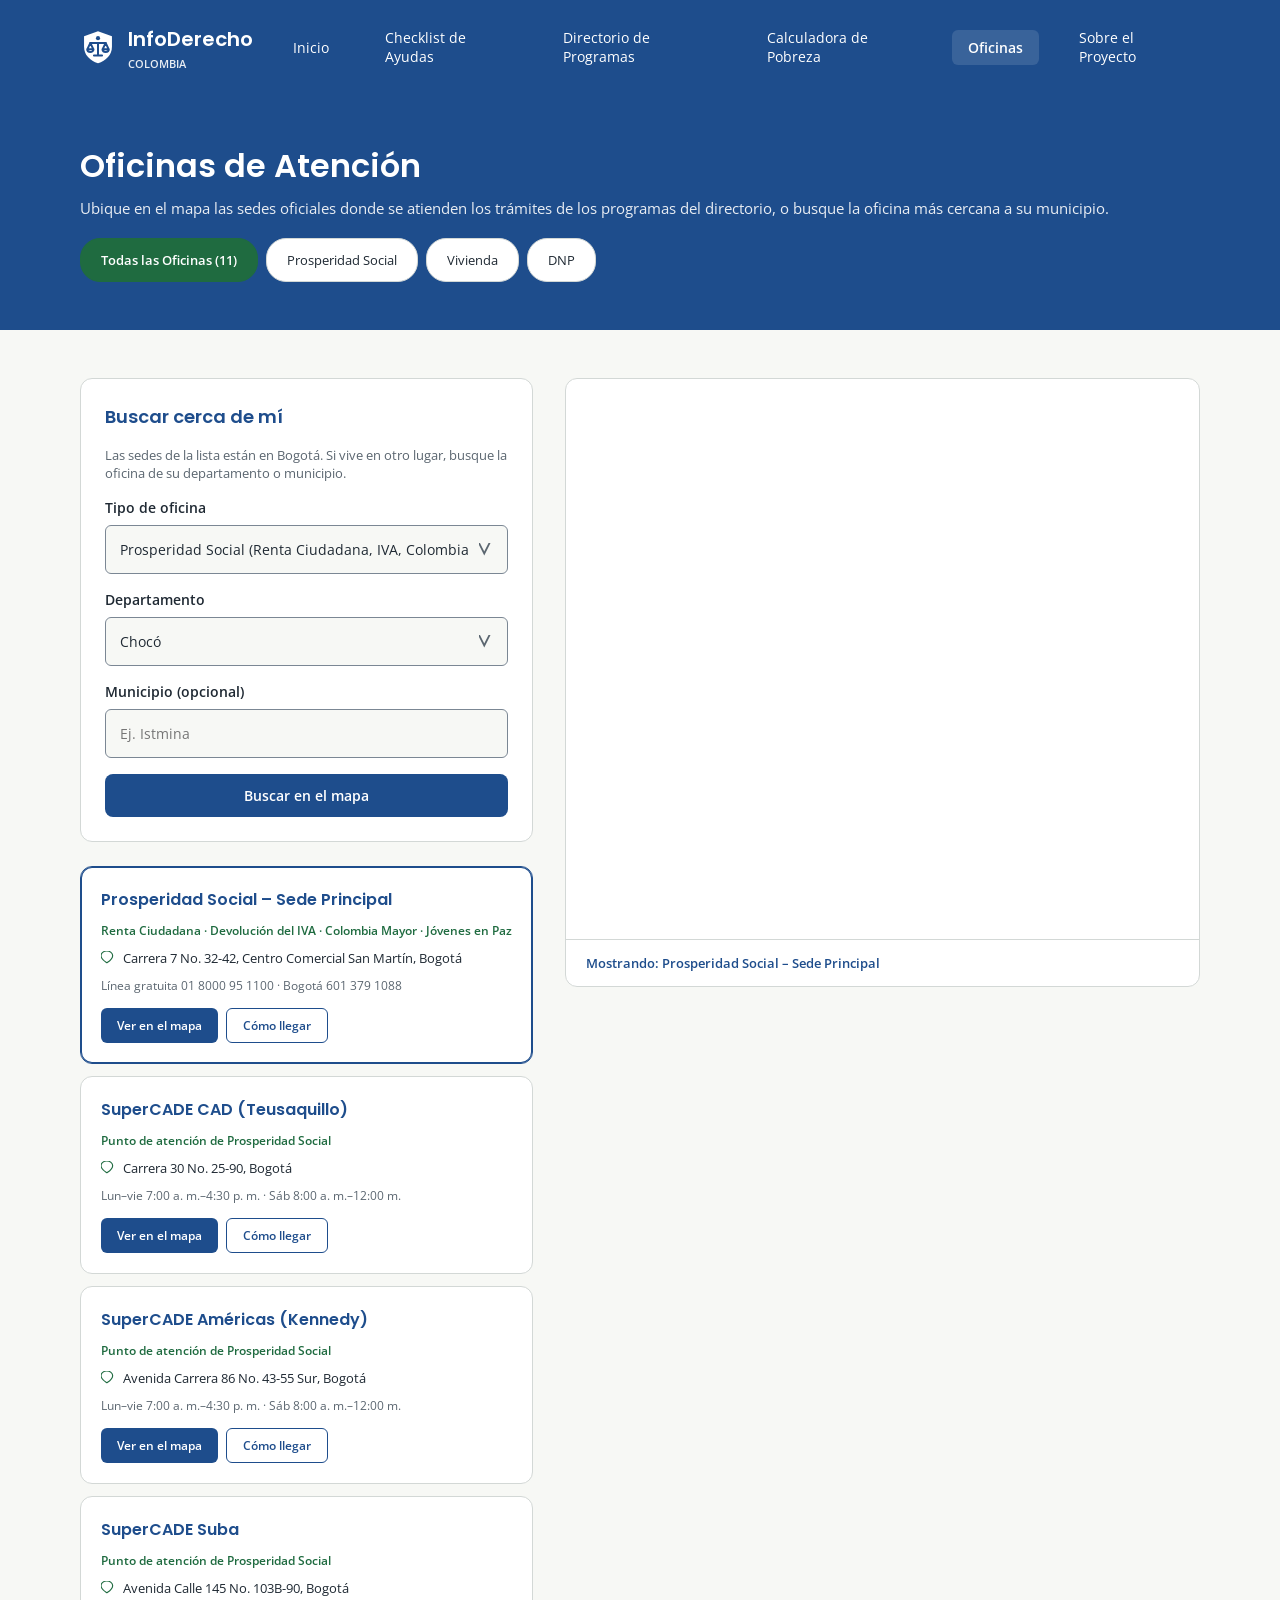
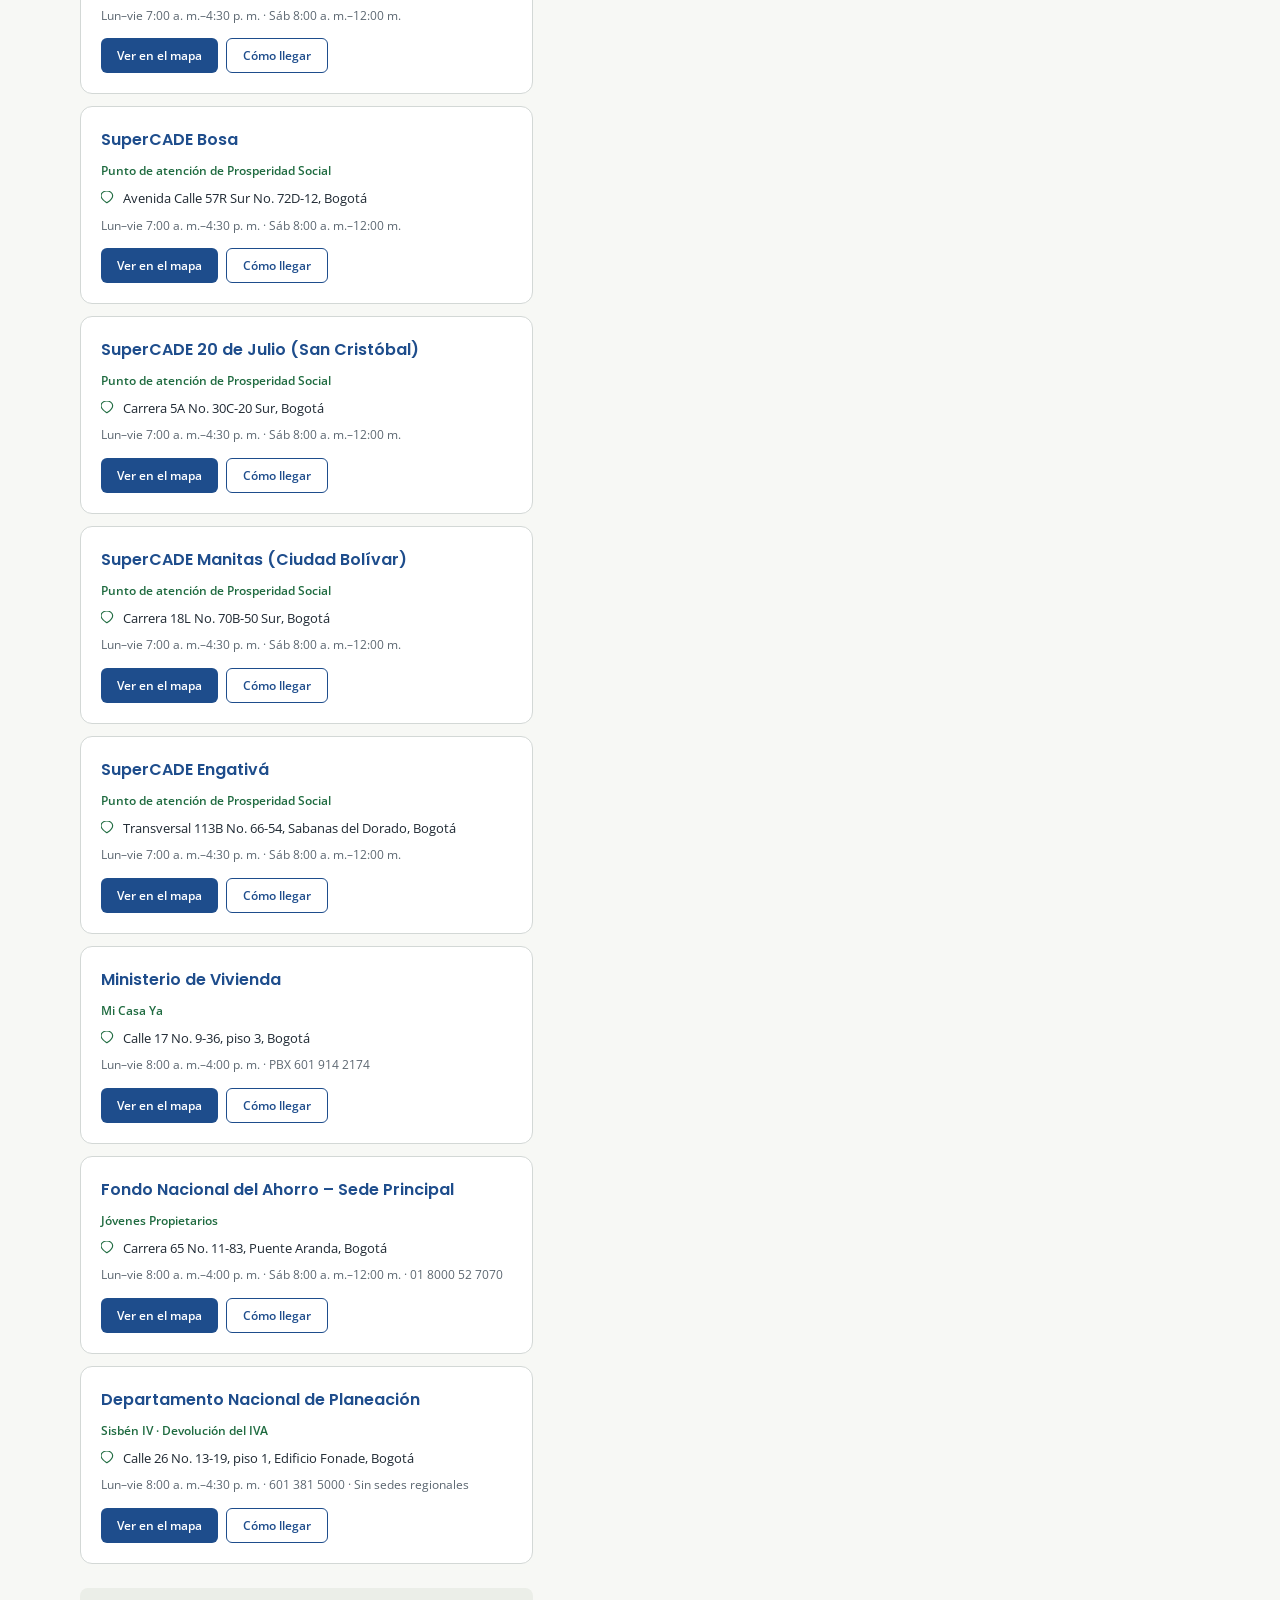
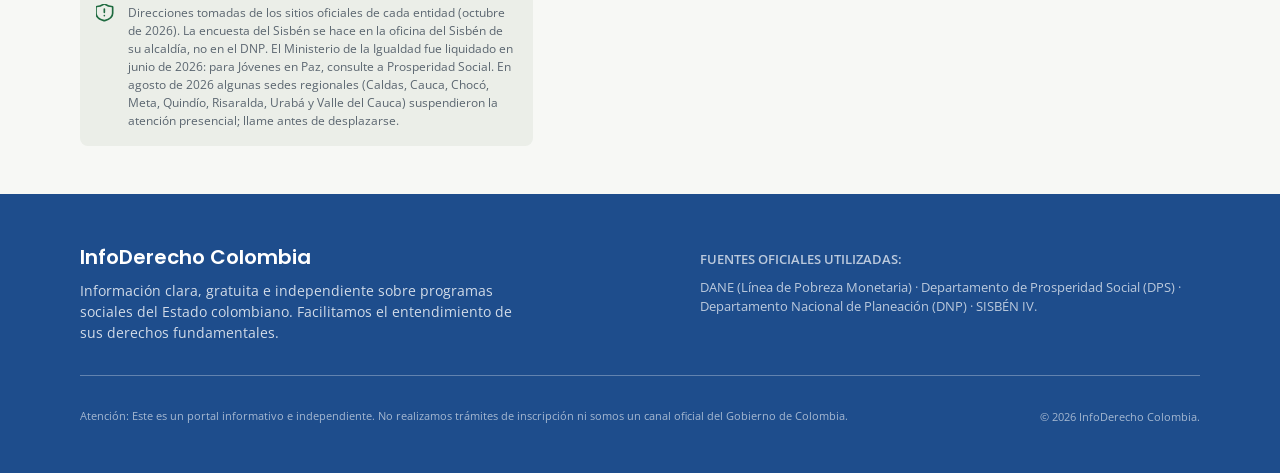
<file: pages/oficinas.html>
<!DOCTYPE html>
<html lang="es">
<head>
  <meta charset="UTF-8">
  <meta name="viewport" content="width=device-width, initial-scale=1">
  <title>Oficinas de Atención | InfoDerecho Colombia</title>
  <link rel="icon" type="image/svg+xml" href="../assets/logo/favicon.svg">
  <meta name="theme-color" content="#1E4D8C">
  <link rel="preconnect" href="https://fonts.googleapis.com">
  <link rel="preconnect" href="https://fonts.gstatic.com" crossorigin>
  <link rel="stylesheet" href="../css/styles.css">
  <link rel="stylesheet" href="../css/pages.css">
</head>
<body>
  <header class="header">
    <div class="header__bar">
      <a class="logo" href="../index.html">
        <span class="logo__icon"><img src="../assets/logo/logo-mark.svg" alt=""></span>
        <span class="logo__text">
          <span class="logo__name">InfoDerecho</span>
          <span class="logo__sub">COLOMBIA</span>
        </span>
      </a>
      <button class="menu-btn" type="button" aria-label="Abrir menú" aria-expanded="false">
        <img src="../assets/icons/menu.svg" alt="">
      </button>
    </div>
    <nav class="nav" aria-label="Principal">
      <a class="nav__tab" href="../index.html">Inicio</a>
      <a class="nav__tab" href="checklist.html">Checklist de Ayudas</a>
      <a class="nav__tab" href="programas.html">Directorio de Programas</a>
      <a class="nav__tab" href="calculadora.html">Calculadora de Pobreza</a>
      <a class="nav__tab is-active" href="oficinas.html" aria-current="page">Oficinas</a>
      <a class="nav__tab" href="acerca.html">Sobre el Proyecto</a>
    </nav>
  </header>

  <main>
    <section class="search">
      <h1>Oficinas de Atención</h1>
      <p class="search__intro">Ubique en el mapa las sedes oficiales donde se atienden los trámites de los programas del directorio, o busque la oficina más cercana a su municipio.</p>
      <div class="chips" role="group" aria-label="Filtrar oficinas">
        <button class="chip is-active" type="button" data-office-filter="all"><span class="d-only">Todas las Oficinas</span><span class="m-only">Todas</span> (11)</button>
        <button class="chip" type="button" data-office-filter="dps">Prosperidad Social</button>
        <button class="chip" type="button" data-office-filter="vivienda">Vivienda</button>
        <button class="chip" type="button" data-office-filter="dnp">DNP</button>
      </div>
    </section>

    <section class="offices">
      <div class="card offices__map">
        <iframe id="office-map" title="Mapa de Google con la oficina seleccionada" src="https://maps.google.com/maps?q=Centro+Comercial+San+Mart%C3%ADn%2C+Carrera+7+32-42%2C+Bogot%C3%A1&amp;z=17&amp;hl=es&amp;output=embed" loading="lazy" referrerpolicy="no-referrer-when-downgrade" allowfullscreen></iframe>
        <p class="offices__map-label" id="office-map-label" aria-live="polite">Mostrando: Prosperidad Social – Sede Principal</p>
      </div>

      <div class="offices__side">
        <form class="card offices__finder" id="office-finder">
          <h2>Buscar cerca de mí</h2>
          <p>Las sedes de la lista están en Bogotá. Si vive en otro lugar, busque la oficina de su departamento o municipio.</p>
          <label class="field">
            <span class="field__label">Tipo de oficina</span>
            <span class="control control--select">
              <select id="finder-type">
                <option value="Prosperidad Social">Prosperidad Social (Renta Ciudadana, IVA, Colombia Mayor)</option>
                <option value="Oficina del Sisbén">Oficina del Sisbén (encuesta y actualización)</option>
                <option value="Fondo Nacional del Ahorro">Fondo Nacional del Ahorro (vivienda)</option>
              </select>
            </span>
          </label>
          <label class="field">
            <span class="field__label">Departamento</span>
            <span class="control control--select">
              <select id="finder-department">
                <option value="Leticia">Amazonas</option>
                <option value="Medellín">Antioquia</option>
                <option value="Arauca">Arauca</option>
                <option value="Barranquilla">Atlántico</option>
                <option value="Bogotá">Bogotá D.C.</option>
                <option value="Cartagena">Bolívar</option>
                <option value="Tunja">Boyacá</option>
                <option value="Manizales">Caldas</option>
                <option value="Florencia">Caquetá</option>
                <option value="Yopal">Casanare</option>
                <option value="Popayán">Cauca</option>
                <option value="Valledupar">Cesar</option>
                <option value="Quibdó" selected>Chocó</option>
                <option value="Montería">Córdoba</option>
                <option value="Bogotá">Cundinamarca</option>
                <option value="Inírida">Guainía</option>
                <option value="San José del Guaviare">Guaviare</option>
                <option value="Neiva">Huila</option>
                <option value="Riohacha">La Guajira</option>
                <option value="Santa Marta">Magdalena</option>
                <option value="Villavicencio">Meta</option>
                <option value="Pasto">Nariño</option>
                <option value="Cúcuta">Norte de Santander</option>
                <option value="Mocoa">Putumayo</option>
                <option value="Armenia">Quindío</option>
                <option value="Pereira">Risaralda</option>
                <option value="San Andrés">San Andrés y Providencia</option>
                <option value="Bucaramanga">Santander</option>
                <option value="Sincelejo">Sucre</option>
                <option value="Ibagué">Tolima</option>
                <option value="Cali">Valle del Cauca</option>
                <option value="Mitú">Vaupés</option>
                <option value="Puerto Carreño">Vichada</option>
              </select>
            </span>
          </label>
          <label class="field">
            <span class="field__label">Municipio (opcional)</span>
            <span class="control">
              <input id="finder-town" type="text" placeholder="Ej. Istmina" autocomplete="address-level2">
            </span>
            <span class="field__hint">Si lo deja vacío, buscamos en la capital del departamento.</span>
          </label>
          <button class="btn btn--block" type="submit">Buscar en el mapa</button>
        </form>

        <ul class="offices__list">
          <li class="card office is-selected" data-entity="dps" data-query="Centro Comercial San Martín, Carrera 7 32-42, Bogotá">
            <h2>Prosperidad Social – Sede Principal</h2>
            <p class="office__entity">Renta Ciudadana · Devolución del IVA · Colombia Mayor · Jóvenes en Paz</p>
            <p class="office__line"><img src="../assets/icons/map-pin.svg" alt="">Carrera 7 No. 32-42, Centro Comercial San Martín, Bogotá</p>
            <p class="office__meta">Línea gratuita 01 8000 95 1100 · Bogotá 601 379 1088</p>
            <div class="office__actions">
              <button class="btn btn--mini" type="button" data-office-show>Ver en el mapa</button>
              <a class="btn btn--mini btn--outline" href="https://www.google.com/maps/dir/?api=1&amp;destination=Centro+Comercial+San+Martín,+Carrera+7+32-42,+Bogotá" target="_blank" rel="noopener">Cómo llegar</a>
            </div>
          </li>
          <li class="card office" data-entity="dps" data-query="SuperCADE CAD, Carrera 30 25-90, Bogotá">
            <h2>SuperCADE CAD (Teusaquillo)</h2>
            <p class="office__entity">Punto de atención de Prosperidad Social</p>
            <p class="office__line"><img src="../assets/icons/map-pin.svg" alt="">Carrera 30 No. 25-90, Bogotá</p>
            <p class="office__meta">Lun–vie 7:00 a. m.–4:30 p. m. · Sáb 8:00 a. m.–12:00 m.</p>
            <div class="office__actions">
              <button class="btn btn--mini" type="button" data-office-show>Ver en el mapa</button>
              <a class="btn btn--mini btn--outline" href="https://www.google.com/maps/dir/?api=1&amp;destination=SuperCADE+CAD,+Carrera+30+25-90,+Bogotá" target="_blank" rel="noopener">Cómo llegar</a>
            </div>
          </li>
          <li class="card office" data-entity="dps" data-query="SuperCADE Américas, Avenida Carrera 86 43-55 Sur, Bogotá">
            <h2>SuperCADE Américas (Kennedy)</h2>
            <p class="office__entity">Punto de atención de Prosperidad Social</p>
            <p class="office__line"><img src="../assets/icons/map-pin.svg" alt="">Avenida Carrera 86 No. 43-55 Sur, Bogotá</p>
            <p class="office__meta">Lun–vie 7:00 a. m.–4:30 p. m. · Sáb 8:00 a. m.–12:00 m.</p>
            <div class="office__actions">
              <button class="btn btn--mini" type="button" data-office-show>Ver en el mapa</button>
              <a class="btn btn--mini btn--outline" href="https://www.google.com/maps/dir/?api=1&amp;destination=SuperCADE+Américas,+Avenida+Carrera+86+43-55+Sur,+Bogotá" target="_blank" rel="noopener">Cómo llegar</a>
            </div>
          </li>
          <li class="card office" data-entity="dps" data-query="SuperCADE Suba, Avenida Calle 145 103B-90, Bogotá">
            <h2>SuperCADE Suba</h2>
            <p class="office__entity">Punto de atención de Prosperidad Social</p>
            <p class="office__line"><img src="../assets/icons/map-pin.svg" alt="">Avenida Calle 145 No. 103B-90, Bogotá</p>
            <p class="office__meta">Lun–vie 7:00 a. m.–4:30 p. m. · Sáb 8:00 a. m.–12:00 m.</p>
            <div class="office__actions">
              <button class="btn btn--mini" type="button" data-office-show>Ver en el mapa</button>
              <a class="btn btn--mini btn--outline" href="https://www.google.com/maps/dir/?api=1&amp;destination=SuperCADE+Suba,+Avenida+Calle+145+103B-90,+Bogotá" target="_blank" rel="noopener">Cómo llegar</a>
            </div>
          </li>
          <li class="card office" data-entity="dps" data-query="SuperCADE Bosa, Avenida Calle 57R Sur 72D-12, Bogotá">
            <h2>SuperCADE Bosa</h2>
            <p class="office__entity">Punto de atención de Prosperidad Social</p>
            <p class="office__line"><img src="../assets/icons/map-pin.svg" alt="">Avenida Calle 57R Sur No. 72D-12, Bogotá</p>
            <p class="office__meta">Lun–vie 7:00 a. m.–4:30 p. m. · Sáb 8:00 a. m.–12:00 m.</p>
            <div class="office__actions">
              <button class="btn btn--mini" type="button" data-office-show>Ver en el mapa</button>
              <a class="btn btn--mini btn--outline" href="https://www.google.com/maps/dir/?api=1&amp;destination=SuperCADE+Bosa,+Avenida+Calle+57R+Sur+72D-12,+Bogotá" target="_blank" rel="noopener">Cómo llegar</a>
            </div>
          </li>
          <li class="card office" data-entity="dps" data-query="SuperCADE 20 de Julio, Carrera 5A 30C-20 Sur, Bogotá">
            <h2>SuperCADE 20 de Julio (San Cristóbal)</h2>
            <p class="office__entity">Punto de atención de Prosperidad Social</p>
            <p class="office__line"><img src="../assets/icons/map-pin.svg" alt="">Carrera 5A No. 30C-20 Sur, Bogotá</p>
            <p class="office__meta">Lun–vie 7:00 a. m.–4:30 p. m. · Sáb 8:00 a. m.–12:00 m.</p>
            <div class="office__actions">
              <button class="btn btn--mini" type="button" data-office-show>Ver en el mapa</button>
              <a class="btn btn--mini btn--outline" href="https://www.google.com/maps/dir/?api=1&amp;destination=SuperCADE+20+de+Julio,+Carrera+5A+30C-20+Sur,+Bogotá" target="_blank" rel="noopener">Cómo llegar</a>
            </div>
          </li>
          <li class="card office" data-entity="dps" data-query="SuperCADE Manitas, Carrera 18L 70B-50 Sur, Bogotá">
            <h2>SuperCADE Manitas (Ciudad Bolívar)</h2>
            <p class="office__entity">Punto de atención de Prosperidad Social</p>
            <p class="office__line"><img src="../assets/icons/map-pin.svg" alt="">Carrera 18L No. 70B-50 Sur, Bogotá</p>
            <p class="office__meta">Lun–vie 7:00 a. m.–4:30 p. m. · Sáb 8:00 a. m.–12:00 m.</p>
            <div class="office__actions">
              <button class="btn btn--mini" type="button" data-office-show>Ver en el mapa</button>
              <a class="btn btn--mini btn--outline" href="https://www.google.com/maps/dir/?api=1&amp;destination=SuperCADE+Manitas,+Carrera+18L+70B-50+Sur,+Bogotá" target="_blank" rel="noopener">Cómo llegar</a>
            </div>
          </li>
          <li class="card office" data-entity="dps" data-query="SuperCADE Engativá, Transversal 113B 66-54, Bogotá">
            <h2>SuperCADE Engativá</h2>
            <p class="office__entity">Punto de atención de Prosperidad Social</p>
            <p class="office__line"><img src="../assets/icons/map-pin.svg" alt="">Transversal 113B No. 66-54, Sabanas del Dorado, Bogotá</p>
            <p class="office__meta">Lun–vie 7:00 a. m.–4:30 p. m. · Sáb 8:00 a. m.–12:00 m.</p>
            <div class="office__actions">
              <button class="btn btn--mini" type="button" data-office-show>Ver en el mapa</button>
              <a class="btn btn--mini btn--outline" href="https://www.google.com/maps/dir/?api=1&amp;destination=SuperCADE+Engativá,+Transversal+113B+66-54,+Bogotá" target="_blank" rel="noopener">Cómo llegar</a>
            </div>
          </li>
          <li class="card office" data-entity="vivienda" data-query="Ministerio de Vivienda, Calle 17 9-36, Bogotá">
            <h2>Ministerio de Vivienda</h2>
            <p class="office__entity">Mi Casa Ya</p>
            <p class="office__line"><img src="../assets/icons/map-pin.svg" alt="">Calle 17 No. 9-36, piso 3, Bogotá</p>
            <p class="office__meta">Lun–vie 8:00 a. m.–4:00 p. m. · PBX 601 914 2174</p>
            <div class="office__actions">
              <button class="btn btn--mini" type="button" data-office-show>Ver en el mapa</button>
              <a class="btn btn--mini btn--outline" href="https://www.google.com/maps/dir/?api=1&amp;destination=Ministerio+de+Vivienda,+Calle+17+9-36,+Bogotá" target="_blank" rel="noopener">Cómo llegar</a>
            </div>
          </li>
          <li class="card office" data-entity="vivienda" data-query="Fondo Nacional del Ahorro, Carrera 65 11-83, Bogotá">
            <h2>Fondo Nacional del Ahorro – Sede Principal</h2>
            <p class="office__entity">Jóvenes Propietarios</p>
            <p class="office__line"><img src="../assets/icons/map-pin.svg" alt="">Carrera 65 No. 11-83, Puente Aranda, Bogotá</p>
            <p class="office__meta">Lun–vie 8:00 a. m.–4:00 p. m. · Sáb 8:00 a. m.–12:00 m. · 01 8000 52 7070</p>
            <div class="office__actions">
              <button class="btn btn--mini" type="button" data-office-show>Ver en el mapa</button>
              <a class="btn btn--mini btn--outline" href="https://www.google.com/maps/dir/?api=1&amp;destination=Fondo+Nacional+del+Ahorro,+Carrera+65+11-83,+Bogotá" target="_blank" rel="noopener">Cómo llegar</a>
            </div>
          </li>
          <li class="card office" data-entity="dnp" data-query="Departamento Nacional de Planeación, Calle 26 13-19, Bogotá">
            <h2>Departamento Nacional de Planeación</h2>
            <p class="office__entity">Sisbén IV · Devolución del IVA</p>
            <p class="office__line"><img src="../assets/icons/map-pin.svg" alt="">Calle 26 No. 13-19, piso 1, Edificio Fonade, Bogotá</p>
            <p class="office__meta">Lun–vie 8:00 a. m.–4:30 p. m. · 601 381 5000 · Sin sedes regionales</p>
            <div class="office__actions">
              <button class="btn btn--mini" type="button" data-office-show>Ver en el mapa</button>
              <a class="btn btn--mini btn--outline" href="https://www.google.com/maps/dir/?api=1&amp;destination=Departamento+Nacional+de+Planeación,+Calle+26+13-19,+Bogotá" target="_blank" rel="noopener">Cómo llegar</a>
            </div>
          </li>
        </ul>
        <p class="programs__empty" id="offices-empty" hidden>No hay oficinas para este filtro.</p>

        <div class="notice">
          <img src="../assets/icons/shield-alert.svg" alt="">
          <p>Direcciones tomadas de los sitios oficiales de cada entidad (octubre de 2026). La encuesta del Sisbén se hace en la oficina del Sisbén de su alcaldía, no en el DNP. El Ministerio de la Igualdad fue liquidado en junio de 2026: para Jóvenes en Paz, consulte a Prosperidad Social. En agosto de 2026 algunas sedes regionales (Caldas, Cauca, Chocó, Meta, Quindío, Risaralda, Urabá y Valle del Cauca) suspendieron la atención presencial; llame antes de desplazarse.</p>
        </div>
      </div>
    </section>
  </main>

  <footer class="footer">
    <div class="footer__top">
      <div class="footer__brand">
        <p class="footer__brand-name">InfoDerecho Colombia</p>
        <p>Información clara, gratuita e independiente sobre programas sociales del Estado colombiano. Facilitamos el entendimiento de sus derechos fundamentales.</p>
      </div>
      <hr class="footer__rule footer__rule--mid">
      <div class="footer__sources">
        <p class="footer__sources-title">FUENTES OFICIALES UTILIZADAS:</p>
        <p>DANE (Línea de Pobreza Monetaria) · Departamento de Prosperidad Social (DPS) · Departamento Nacional de Planeación (DNP) · SISBÉN IV.</p>
      </div>
    </div>
    <hr class="footer__rule">
    <div class="footer__bottom">
      <p class="footer__legal">Atención: Este es un portal informativo e independiente. No realizamos trámites de inscripción ni somos un canal oficial del Gobierno de Colombia.</p>
      <p class="footer__copy">© 2026 InfoDerecho Colombia.</p>
    </div>
  </footer>

  <script src="../js/validaciones.js"></script>
  <script src="../js/main.js"></script>
</body>
</html>
</file>
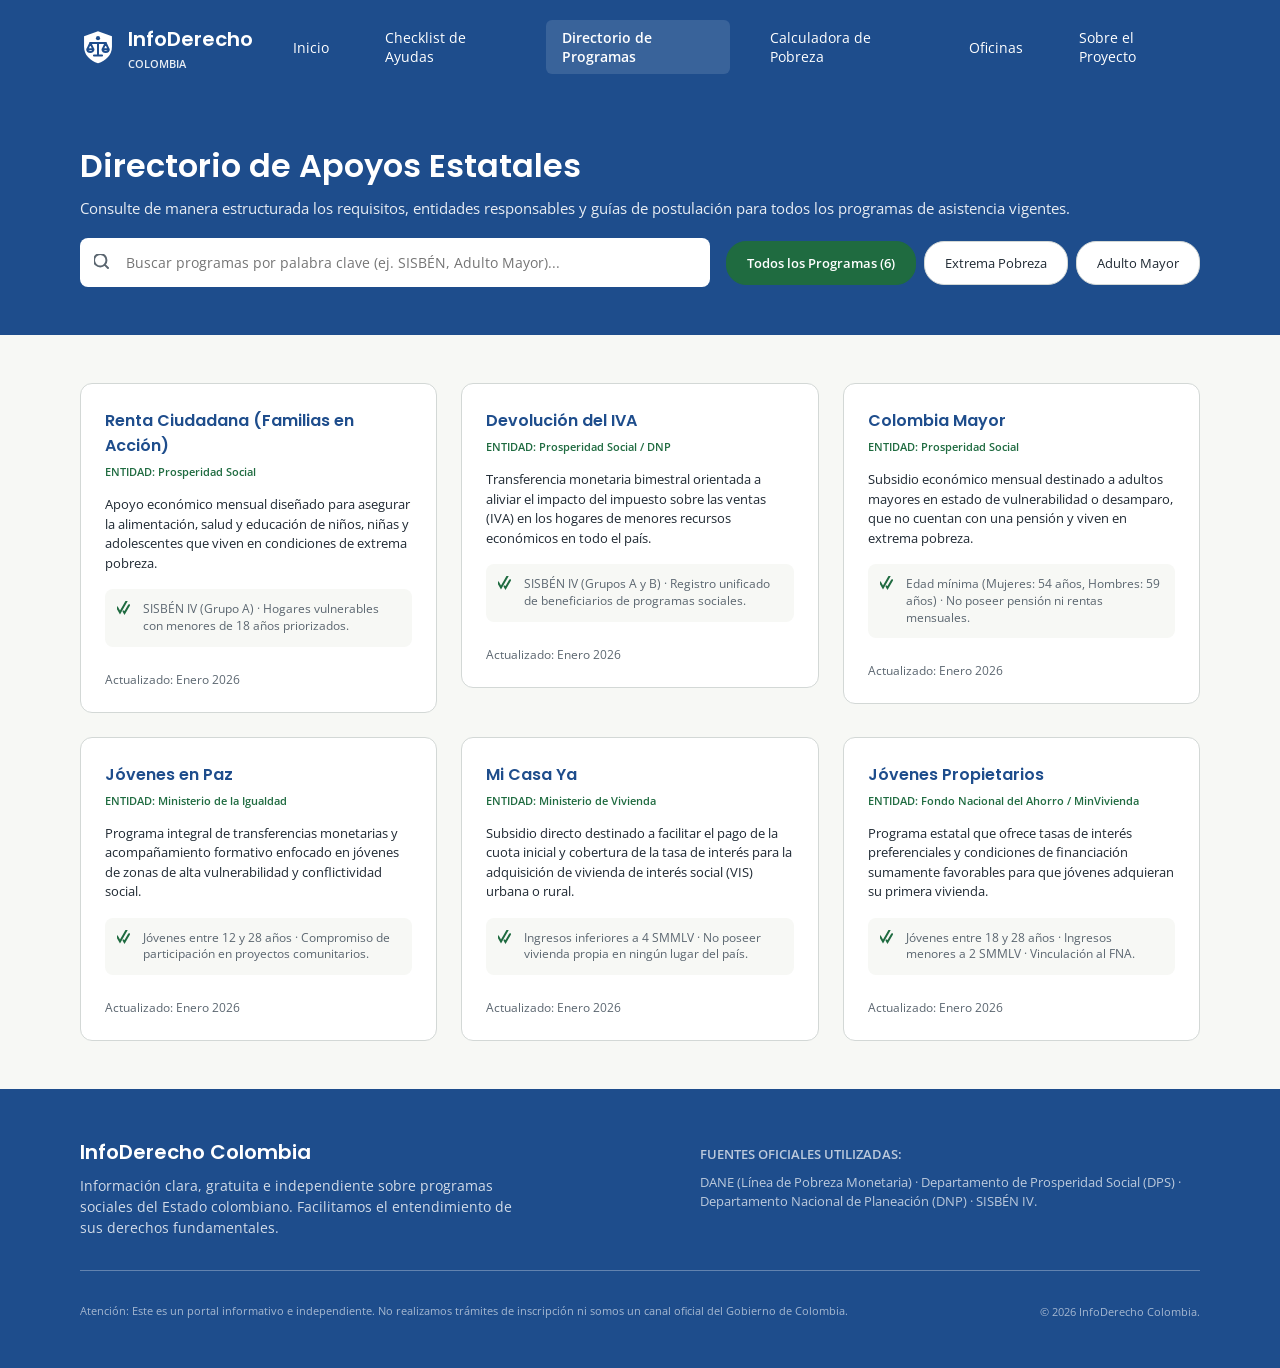
<file: pages/programas.html>
<!DOCTYPE html>
<html lang="es">
<head>
  <meta charset="UTF-8">
  <meta name="viewport" content="width=device-width, initial-scale=1">
  <title>Directorio de Programas | InfoDerecho Colombia</title>
  <link rel="icon" type="image/svg+xml" href="../assets/logo/favicon.svg">
  <meta name="theme-color" content="#1E4D8C">
  <link rel="preconnect" href="https://fonts.googleapis.com">
  <link rel="preconnect" href="https://fonts.gstatic.com" crossorigin>
  <link rel="stylesheet" href="../css/styles.css">
  <link rel="stylesheet" href="../css/pages.css">
</head>
<body>
  <header class="header">
    <div class="header__bar">
      <a class="logo" href="../index.html">
        <span class="logo__icon"><img src="../assets/logo/logo-mark.svg" alt=""></span>
        <span class="logo__text">
          <span class="logo__name">InfoDerecho</span>
          <span class="logo__sub">COLOMBIA</span>
        </span>
      </a>
      <button class="menu-btn" type="button" aria-label="Abrir menú" aria-expanded="false">
        <img src="../assets/icons/menu.svg" alt="">
      </button>
    </div>
    <nav class="nav" aria-label="Principal">
      <a class="nav__tab" href="../index.html">Inicio</a>
      <a class="nav__tab" href="checklist.html">Checklist de Ayudas</a>
      <a class="nav__tab is-active" href="programas.html" aria-current="page">Directorio de Programas</a>
      <a class="nav__tab" href="calculadora.html">Calculadora de Pobreza</a>
      <a class="nav__tab" href="oficinas.html">Oficinas</a>
      <a class="nav__tab" href="acerca.html">Sobre el Proyecto</a>
    </nav>
  </header>

  <main>
    <section class="search">
      <h1>Directorio de Apoyos Estatales</h1>
      <p class="search__intro">Consulte de manera estructurada los requisitos, entidades responsables y guías de postulación para todos los programas de asistencia vigentes.</p>
      <div class="search__controls">
        <label class="search__bar">
          <img src="../assets/icons/search.svg" alt="">
          <input id="program-search" type="search" placeholder="Buscar programas por palabra clave (ej. SISBÉN, Adulto Mayor)..." autocomplete="off">
        </label>
        <div class="chips" role="group" aria-label="Filtrar programas">
          <button class="chip is-active" type="button" data-filter="all"><span class="d-only">Todos los Programas</span><span class="m-only">Todos</span> (6)</button>
          <button class="chip" type="button" data-filter="extrema-pobreza">Extrema Pobreza</button>
          <button class="chip" type="button" data-filter="adulto-mayor">Adulto Mayor</button>
        </div>
      </div>
    </section>

    <section class="programs">
      <article class="card program" data-tags="extrema-pobreza">
        <div>
          <h2>Renta Ciudadana (Familias en Acción)</h2>
          <p class="program__entity">ENTIDAD: Prosperidad Social</p>
        </div>
        <p class="program__desc">Apoyo económico mensual diseñado para asegurar la alimentación, salud y educación de niños, niñas y adolescentes que viven en condiciones de extrema pobreza.</p>
        <div class="program__req"><img src="../assets/icons/check-check.svg" alt=""><p>SISBÉN IV (Grupo A) · Hogares vulnerables con menores de 18 años priorizados.</p></div>
        <div class="program__actions">
          <span>Actualizado: Enero 2026</span>
        </div>
      </article>
      <article class="card program" data-tags="extrema-pobreza">
        <div>
          <h2>Devolución del IVA</h2>
          <p class="program__entity">ENTIDAD: Prosperidad Social / DNP</p>
        </div>
        <p class="program__desc">Transferencia monetaria bimestral orientada a aliviar el impacto del impuesto sobre las ventas (IVA) en los hogares de menores recursos económicos en todo el país.</p>
        <div class="program__req"><img src="../assets/icons/check-check.svg" alt=""><p>SISBÉN IV (Grupos A y B) · Registro unificado de beneficiarios de programas sociales.</p></div>
        <div class="program__actions">
          <span>Actualizado: Enero 2026</span>
        </div>
      </article>
      <article class="card program" data-tags="extrema-pobreza adulto-mayor">
        <div>
          <h2>Colombia Mayor</h2>
          <p class="program__entity">ENTIDAD: Prosperidad Social</p>
        </div>
        <p class="program__desc">Subsidio económico mensual destinado a adultos mayores en estado de vulnerabilidad o desamparo, que no cuentan con una pensión y viven en extrema pobreza.</p>
        <div class="program__req"><img src="../assets/icons/check-check.svg" alt=""><p>Edad mínima (Mujeres: 54 años, Hombres: 59 años) · No poseer pensión ni rentas mensuales.</p></div>
        <div class="program__actions">
          <span>Actualizado: Enero 2026</span>
        </div>
      </article>
      <article class="card program" data-tags="">
        <div>
          <h2>Jóvenes en Paz</h2>
          <p class="program__entity">ENTIDAD: Ministerio de la Igualdad</p>
        </div>
        <p class="program__desc">Programa integral de transferencias monetarias y acompañamiento formativo enfocado en jóvenes de zonas de alta vulnerabilidad y conflictividad social.</p>
        <div class="program__req"><img src="../assets/icons/check-check.svg" alt=""><p>Jóvenes entre 12 y 28 años · Compromiso de participación en proyectos comunitarios.</p></div>
        <div class="program__actions">
          <span>Actualizado: Enero 2026</span>
        </div>
      </article>
      <article class="card program" data-tags="">
        <div>
          <h2>Mi Casa Ya</h2>
          <p class="program__entity">ENTIDAD: Ministerio de Vivienda</p>
        </div>
        <p class="program__desc">Subsidio directo destinado a facilitar el pago de la cuota inicial y cobertura de la tasa de interés para la adquisición de vivienda de interés social (VIS) urbana o rural.</p>
        <div class="program__req"><img src="../assets/icons/check-check.svg" alt=""><p>Ingresos inferiores a 4 SMMLV · No poseer vivienda propia en ningún lugar del país.</p></div>
        <div class="program__actions">
          <span>Actualizado: Enero 2026</span>
        </div>
      </article>
      <article class="card program" data-tags="">
        <div>
          <h2>Jóvenes Propietarios</h2>
          <p class="program__entity">ENTIDAD: Fondo Nacional del Ahorro / MinVivienda</p>
        </div>
        <p class="program__desc">Programa estatal que ofrece tasas de interés preferenciales y condiciones de financiación sumamente favorables para que jóvenes adquieran su primera vivienda.</p>
        <div class="program__req"><img src="../assets/icons/check-check.svg" alt=""><p>Jóvenes entre 18 y 28 años · Ingresos menores a 2 SMMLV · Vinculación al FNA.</p></div>
        <div class="program__actions">
          <span>Actualizado: Enero 2026</span>
        </div>
      </article>
      <p class="programs__empty" id="programs-empty" hidden>No encontramos programas que coincidan con su búsqueda.</p>
    </section>
  </main>

  <footer class="footer">
    <div class="footer__top">
      <div class="footer__brand">
        <p class="footer__brand-name">InfoDerecho Colombia</p>
        <p>Información clara, gratuita e independiente sobre programas sociales del Estado colombiano. Facilitamos el entendimiento de sus derechos fundamentales.</p>
      </div>
      <hr class="footer__rule footer__rule--mid">
      <div class="footer__sources">
        <p class="footer__sources-title">FUENTES OFICIALES UTILIZADAS:</p>
        <p>DANE (Línea de Pobreza Monetaria) · Departamento de Prosperidad Social (DPS) · Departamento Nacional de Planeación (DNP) · SISBÉN IV.</p>
      </div>
    </div>
    <hr class="footer__rule">
    <div class="footer__bottom">
      <p class="footer__legal">Atención: Este es un portal informativo e independiente. No realizamos trámites de inscripción ni somos un canal oficial del Gobierno de Colombia.</p>
      <p class="footer__copy">© 2026 InfoDerecho Colombia.</p>
    </div>
  </footer>

  <script src="../js/validaciones.js"></script>
  <script src="../js/main.js"></script>
</body>
</html>
</file>
<file: css/styles.css>
@import url("https://fonts.googleapis.com/css2?family=Open+Sans:wght@400;600&family=Poppins:wght@600&display=swap");

/* ---------- Tokens (extraídos del Figma) ---------- */
:root {
  /* Paleta oficial, neutra y orientada a la acción */
  --blue: #1e4d8c;
  --blue-soft: #e6eef7;
  --amber: #8a5300;
  --amber-soft: #fdf1dc;
  --green: #1f6b40;
  --green-soft: #e7f3ec;
  --gray-state: #3e4c59;
  --gray-soft: #eef1f4;
  --error: #b3261e; /* solo para errores reales de formulario */
  --bg: #f7f8f5;
  --bg-alt: #ebeee8;
  --border: #d3d8d6;
  --field-border: #7b8794; /* bordes de campos: contraste >= 3:1 */
  --text: #1f2933;
  --muted: #5b6670;
  --white: #fff;

  --font-title: "Poppins", sans-serif;
  --font-body: "Open Sans", sans-serif;

  --gutter: 80px;
  --bp-desktop: 960px;
  --text-scale: 1; /* lo cambia el menú de Accesibilidad */
}

/* ---------- Base ---------- */
*,
*::before,
*::after {
  box-sizing: border-box;
}

body {
  margin: 0;
  background: var(--bg);
  color: var(--text);
  font-family: var(--font-body);
  font-size: calc(14px * var(--text-scale));
  line-height: normal;
  min-height: 100vh;
  display: flex;
  flex-direction: column;
}

main {
  flex: 1;
}

h1, h2, h3, p {
  margin: 0;
}

h1, h2, h3 {
  font-family: var(--font-title);
  font-weight: 600;
}

a {
  color: inherit;
  text-decoration: none;
}

img {
  display: block;
  max-width: 100%;
}

button,
input,
select {
  font: inherit;
  color: inherit;
}

.show-desktop { display: none; }
.d-only { display: none; }
.m-only { display: inline; }

/* ---------- Header ---------- */
.header {
  background: var(--blue);
  color: var(--white);
  padding: 16px;
  position: relative;
}

.header__bar {
  display: flex;
  align-items: center;
  justify-content: space-between;
}

.logo {
  display: flex;
  align-items: center;
  gap: 8px;
}

.logo__icon {
  width: 32px;
  height: 32px;
  display: flex;
  align-items: center;
  justify-content: center;
}

.logo__icon img {
  width: 32px;
  height: 32px;
}

.logo__text {
  display: flex;
  flex-direction: column;
  gap: 2px;
}

.logo__name {
  font-family: var(--font-title);
  font-weight: 600;
  font-size: calc(16px * var(--text-scale));
}

.logo__sub {
  font-size: calc(10px * var(--text-scale));
  opacity: 0.9;
}

.menu-btn {
  background: none;
  border: 1px solid var(--white);
  border-radius: 4px;
  padding: 8px;
  width: 36px;
  height: 36px;
  display: flex;
  align-items: center;
  justify-content: center;
  cursor: pointer;
}

.menu-btn img {
  width: 16px;
  height: 16px;
}

.nav {
  display: none;
  flex-direction: column;
  gap: 4px;
  padding-top: 12px;
}

.nav.is-open {
  display: flex;
}

.nav__tab {
  padding: 10px 16px;
  border-radius: 6px;
  font-size: calc(14px * var(--text-scale));
  color: var(--white);
}

.nav__tab:hover {
  background: rgba(255, 255, 255, 0.08);
}

.nav__tab.is-active {
  background: rgba(255, 255, 255, 0.12);
  font-weight: 600;
}

/* ---------- Buttons ---------- */
.btn {
  display: flex;
  align-items: center;
  justify-content: center;
  gap: 8px;
  padding: 12px 16px;
  border-radius: 8px;
  border: 0;
  background: var(--blue);
  color: var(--white);
  font-weight: 600;
  font-size: calc(14px * var(--text-scale));
  cursor: pointer;
  text-align: center;
  transition: filter 0.15s;
}

.btn:hover {
  filter: brightness(1.08);
}

.btn img {
  width: 14px;
  height: 14px;
}

.btn--outline {
  background: transparent;
  border: 1.5px solid var(--blue);
  color: var(--blue);
}

.btn--outline:hover {
  background: rgba(30, 77, 140, 0.08);
  filter: none;
}

.btn--mini {
  padding: 6px 12px;
  border-radius: 4px;
  font-size: calc(11px * var(--text-scale));
}

.btn--block {
  width: 100%;
}

/* ---------- Footer ---------- */
.footer {
  background: var(--blue);
  color: var(--white);
  padding: 20px;
  display: flex;
  flex-direction: column;
  gap: 16px;
}

.footer__brand .footer__brand-name {
  font-family: var(--font-title);
  font-weight: 600;
  font-size: calc(16px * var(--text-scale));
  opacity: 1;
  margin-top: 0;
}

.footer__brand p {
  font-size: calc(12px * var(--text-scale));
  opacity: 0.8;
  margin-top: 4px;
}

.footer__top {
  display: flex;
  flex-direction: column;
  gap: 16px;
}

.footer__rule {
  height: 1px;
  background: rgba(255, 255, 255, 0.3);
  border: 0;
  width: 100%;
  margin: 0;
}

.footer__sources-title {
  font-size: calc(11px * var(--text-scale));
  font-weight: 600;
}

.footer__sources p {
  font-size: calc(11px * var(--text-scale));
  opacity: 0.7;
  margin-top: 6px;
}

.footer__legal {
  font-size: calc(10px * var(--text-scale));
  line-height: 1.4;
  opacity: 0.6;
}

.footer__copy {
  display: none;
}

/* ---------- Cards / forms (compartido) ---------- */
.card {
  background: var(--white);
  border: 1px solid var(--border);
  border-radius: 8px;
}

.field {
  display: flex;
  flex-direction: column;
  gap: 6px;
}

.field__label {
  font-size: calc(12px * var(--text-scale));
  font-weight: 600;
}

.field__hint {
  font-size: calc(11px * var(--text-scale));
  color: var(--muted);
}

.field__error {
  font-size: calc(11px * var(--text-scale));
  font-weight: 600;
  color: var(--error);
}

.control:has([aria-invalid="true"]) {
  border-color: var(--error);
}

.control {
  display: flex;
  align-items: center;
  gap: 8px;
  width: 100%;
  background: var(--bg);
  border: 1px solid var(--field-border);
  border-radius: 6px;
  padding: 12px;
  font-size: calc(13px * var(--text-scale));
}

.control:focus-within {
  outline: 2px solid var(--blue);
  outline-offset: 1px;
}

.control input,
.control select {
  flex: 1;
  min-width: 0;
  border: 0;
  background: transparent;
  outline: 0;
  padding: 0;
  font-size: inherit;
}

.control select {
  appearance: none;
  -webkit-appearance: none;
  cursor: pointer;
}

.control__prefix {
  font-weight: 600;
  color: var(--muted);
}

.control--select {
  position: relative;
}

.control--select::after {
  content: "";
  width: 14px;
  height: 14px;
  background: url("../assets/icons/chevron-down.svg") center / contain no-repeat;
  pointer-events: none;
}

.notice {
  display: flex;
  gap: 10px;
  align-items: flex-start;
  background: var(--bg-alt);
  border-radius: 8px;
  padding: 12px;
  color: var(--muted);
  font-size: calc(11px * var(--text-scale));
  line-height: 1.4;
}

.notice img {
  width: 18px;
  height: 18px;
  flex-shrink: 0;
}

/* ================= DESKTOP ================= */
@media (min-width: 960px) {
  .show-desktop { display: block; }
  .d-only { display: inline; }
  .m-only { display: none; }

  .header {
    padding: 20px var(--gutter);
  }

  .header__bar {
    flex: 1;
  }

  .header {
    display: flex;
    align-items: center;
    justify-content: space-between;
  }

  .logo {
    gap: 12px;
  }

  .logo__icon {
    width: 36px;
    height: 36px;
  }

  .logo__icon img {
    width: 36px;
    height: 36px;
  }

  .logo__name {
    font-size: calc(20px * var(--text-scale));
  }

  .logo__sub {
    font-size: calc(11px * var(--text-scale));
    font-weight: 600;
  }

  .menu-btn {
    display: none;
  }

  .nav,
  .nav.is-open {
    display: flex;
    flex-direction: row;
    align-items: center;
    gap: 24px;
    padding-top: 0;
  }

  .nav__tab {
    padding: 8px 16px;
  }

  .footer {
    padding: 48px var(--gutter);
    gap: 32px;
  }

  .footer__top {
    flex-direction: row;
    justify-content: space-between;
    align-items: flex-start;
  }

  .footer__brand {
    width: 450px;
  }

  .footer__brand .footer__brand-name {
    font-size: calc(20px * var(--text-scale));
  }

  .footer__brand p {
    font-size: calc(14px * var(--text-scale));
    line-height: 1.5;
    margin-top: 8px;
  }

  .footer__sources {
    width: 500px;
  }

  .footer__sources-title {
    font-size: calc(12px * var(--text-scale));
  }

  .footer__sources p {
    font-size: calc(13px * var(--text-scale));
    line-height: 1.5;
    margin-top: 8px;
  }

  .footer__rule--mid {
    display: none;
  }

  .footer__bottom {
    display: flex;
    justify-content: space-between;
    align-items: center;
  }

  .footer__legal {
    width: 800px;
    font-size: calc(11px * var(--text-scale));
    line-height: 1.5;
  }

  .footer__copy {
    display: block;
    font-size: calc(11px * var(--text-scale));
    opacity: 0.6;
  }

  .btn {
    padding: 12px 24px;
  }

  .btn img {
    width: 16px;
    height: 16px;
  }

  .btn--mini {
    padding: 8px 16px;
    border-radius: 6px;
    font-size: calc(12px * var(--text-scale));
  }

  .control {
    padding: 14px;
    font-size: calc(14px * var(--text-scale));
  }

  .field {
    gap: 8px;
  }

  .field__label {
    font-size: calc(14px * var(--text-scale));
  }

  .notice {
    padding: 16px;
    gap: 12px;
    font-size: calc(12px * var(--text-scale));
    line-height: 1.5;
  }

  .notice img {
    width: 20px;
    height: 20px;
  }
}

/* ---------- Index de una sola página (todas las secciones) ---------- */
html {
  scroll-behavior: smooth;
}

.header--sticky {
  position: sticky;
  top: 0;
  z-index: 50;
}

.section {
  scroll-margin-top: 72px; /* alto aproximado del header fijo */
}

@media (min-width: 960px) {
  .section {
    scroll-margin-top: 80px;
  }
}

@media (prefers-reduced-motion: reduce) {
  html {
    scroll-behavior: auto;
  }
}

/* ---------- Menú de Accesibilidad ---------- */
.sr-only {
  position: absolute;
  width: 1px;
  height: 1px;
  margin: -1px;
  padding: 0;
  overflow: hidden;
  clip: rect(0, 0, 0, 0);
  white-space: nowrap;
  border: 0;
}

.a11y {
  position: absolute;
  top: 16px;
  right: 60px; /* a la izquierda del botón de menú móvil */
}

.a11y__toggle {
  display: flex;
  align-items: center;
  gap: 4px;
  height: 36px;
  padding: 0 8px;
  background: none;
  border: 1px solid var(--white);
  border-radius: 4px;
  color: var(--white);
  cursor: pointer;
}

.a11y__toggle:hover {
  background: rgba(255, 255, 255, 0.1);
}

.a11y__toggle svg {
  width: 20px;
  height: 20px;
  flex-shrink: 0;
}

.a11y__label {
  display: none;
  font-size: 13px;
  font-weight: 600;
}

.a11y__chevron {
  transition: transform 0.15s;
}

.a11y__toggle[aria-expanded="true"] .a11y__chevron {
  transform: rotate(180deg);
}

.a11y__menu {
  position: absolute;
  right: 0;
  top: calc(100% + 12px);
  z-index: 60;
  min-width: 230px;
  padding: 8px 0;
  background: #1f2933;
  color: var(--white);
  border-radius: 6px;
  box-shadow: 0 8px 24px rgba(0, 0, 0, 0.25);
}

.a11y__menu[hidden] {
  display: none;
}

.a11y__menu::before {
  content: "";
  position: absolute;
  top: -6px;
  right: 20px;
  width: 12px;
  height: 12px;
  background: #1f2933;
  transform: rotate(45deg);
}

.a11y__item {
  position: relative;
  display: flex;
  align-items: center;
  gap: 12px;
  width: 100%;
  padding: 12px 20px;
  background: none;
  border: 0;
  color: inherit;
  font-size: 15px;
  text-align: left;
  cursor: pointer;
}

.a11y__item svg {
  width: 22px;
  height: 22px;
  flex-shrink: 0;
}

.a11y__item:hover {
  background: rgba(255, 255, 255, 0.1);
}

.a11y__item:focus-visible,
.a11y__toggle:focus-visible {
  outline: 2px dashed var(--white);
  outline-offset: 2px;
}

.a11y__item[aria-disabled="true"] {
  opacity: 0.4;
  cursor: not-allowed;
}

.a11y__item[aria-pressed="true"] {
  font-weight: 600;
}

.a11y__item[aria-pressed="true"]::after {
  content: "\2713";
  margin-left: auto;
}

@media (min-width: 480px) {
  .a11y__label {
    display: inline;
  }
  .a11y__toggle {
    padding: 0 12px;
  }
}

@media (min-width: 960px) {
  .header {
    gap: 24px;
  }
  .a11y {
    position: relative;
    top: auto;
    right: auto;
    margin-left: 24px;
  }
  .a11y__toggle {
    border-radius: 999px;
    padding: 0 16px;
  }
  .a11y__label {
    font-size: 14px;
  }
}

/* ---------- Alto contraste ---------- */
html.high-contrast {
  --bg: #000;
  --bg-alt: #000;
  --border: #fff;
  --text: #fff;
  --muted: #fff;
  --blue: #ffd400;
  --amber: #ffd400;
  --green: #ffd400;
  --green-soft: #000;
  --blue-soft: #000;
  --amber-soft: #000;
  --gray-soft: #000;
  --gray-state: #fff;
  --field-border: #fff;
  --white: #000;
}

.high-contrast .header,
.high-contrast .hero,
.high-contrast .search,
.high-contrast .footer {
  background: #000;
  color: #fff;
}

.high-contrast .header {
  border-bottom: 2px solid #fff;
}

.high-contrast .footer,
.high-contrast .hero,
.high-contrast .search {
  border-top: 2px solid #fff;
}

.high-contrast .nav__tab,
.high-contrast .a11y__toggle,
.high-contrast .menu-btn {
  color: #fff;
  border-color: #fff;
}

.high-contrast .nav__tab.is-active {
  background: transparent;
  text-decoration: underline;
  text-underline-offset: 6px;
  text-decoration-thickness: 2px;
}

.high-contrast .trust,
.high-contrast .result--warn,
.high-contrast .program__req,
.high-contrast .notice,
.high-contrast .warning {
  background: #000;
  border: 1px solid #fff;
}

.high-contrast .result--warn {
  border: 1.5px solid #ffd400;
}

.high-contrast .a11y__menu {
  background: #000;
  color: #fff;
  border: 2px solid #fff;
}

.high-contrast .a11y__menu::before {
  background: #000;
  border-top: 2px solid #fff;
  border-left: 2px solid #fff;
}

.high-contrast .a11y__item:hover,
.high-contrast .a11y__toggle:hover {
  background: #333;
}

.high-contrast .progress__track {
  background: #555;
}

.high-contrast .chip.is-active {
  color: #000;
}

.high-contrast img[src*="icons/"],
.high-contrast .control--select::after {
  filter: brightness(0) invert(1);
}

.high-contrast .btn img {
  filter: brightness(0);
}

.high-contrast .hero .btn {
  background: #ffd400;
  color: #000;
}

.high-contrast .btn--outline {
  color: #ffd400;
  border-color: #ffd400;
}

.high-contrast :focus-visible {
  outline: 3px solid #ffd400;
  outline-offset: 2px;
}
</file>
<file: css/pages.css>
/* Estilos específicos de cada pantalla. Mobile first; desktop a partir de 960px. */

/* ---------- Inicio ---------- */
.hero {
  background: var(--blue);
  color: var(--white);
  padding: 20px;
  display: flex;
  flex-direction: column;
  gap: 16px;
}

.hero__content {
  display: flex;
  flex-direction: column;
  gap: 16px;
}

/* Sobre el fondo azul, el botón principal se invierte: blanco con texto azul */
.hero .btn {
  background: var(--white);
  color: var(--blue);
}

.form__grid {
  display: flex;
  flex-direction: column;
  gap: 16px;
}

.hero h1 {
  font-size: calc(24px * var(--text-scale));
  line-height: 1.2;
}

.hero p {
  font-size: calc(14px * var(--text-scale));
  line-height: 1.5;
  opacity: 0.9;
}

.hero__image-box {
  height: 160px;
  margin: 0 -20px -20px;
}

.hero__image-box img {
  width: 100%;
  height: 100%;
  object-fit: cover;
}

.shortcuts {
  display: flex;
  flex-direction: column;
  gap: 12px;
  padding: 16px;
}

.shortcuts h2,
.features h2 {
  font-size: calc(16px * var(--text-scale));
}

.features {
  display: flex;
  flex-direction: column;
  gap: 16px;
  padding: 16px;
}

.features__row {
  display: flex;
  flex-direction: column;
  gap: 16px;
}

.feature {
  display: grid;
  grid-template-columns: 24px 1fr;
  column-gap: 12px;
  row-gap: 4px;
  align-items: start;
  padding: 12px;
}

.feature__head {
  display: contents;
}

.feature h3 {
  grid-column: 2;
}

.feature p {
  grid-column: 2;
}

.feature__icon {
  grid-row: 1 / 3;
  width: 24px;
  height: 24px;
  flex-shrink: 0;
  display: flex;
  align-items: center;
  justify-content: center;
}

.feature__icon img {
  width: 22px;
  height: 22px;
}

.feature h3 {
  font-size: calc(14px * var(--text-scale));
}

.feature p {
  font-size: calc(12px * var(--text-scale));
  color: var(--muted);
}

.trust {
  background: var(--bg-alt);
  display: flex;
  gap: 12px;
  align-items: center;
  padding: 16px;
}

.trust__icon {
  width: 32px;
  height: 32px;
  flex-shrink: 0;
}

.trust__icon img {
  width: 29px;
  height: 29px;
}

.trust h3 {
  font-size: calc(12px * var(--text-scale));
  color: var(--blue);
}

.trust p {
  font-size: calc(11px * var(--text-scale));
  color: var(--muted);
  margin-top: 2px;
}

/* ---------- Checklist / Calculadora (layout común) ---------- */
.page {
  display: flex;
  flex-direction: column;
  gap: 20px;
  padding: 16px;
}

.page__intro h1 {
  font-size: calc(18px * var(--text-scale));
  color: var(--blue);
}

.page__intro p {
  font-size: calc(13px * var(--text-scale));
  line-height: 1.4;
  color: var(--muted);
  margin-top: 8px;
}

.page__card {
  display: flex;
  flex-direction: column;
  gap: 20px;
  width: 100%;
}

.divider {
  display: none;
}

.btn--next img {
  order: -1;
}

.progress {
  display: flex;
  flex-direction: column;
  gap: 8px;
}

.progress__row {
  display: flex;
  justify-content: space-between;
  font-size: calc(12px * var(--text-scale));
  color: var(--muted);
}

.progress__row strong {
  color: var(--green);
  font-weight: 600;
}

.progress__track {
  height: 8px;
  border-radius: 4px;
  background: var(--border);
  overflow: hidden;
}

.progress__fill {
  height: 100%;
  background: var(--green);
  width: 50%;
}

.form {
  padding: 16px;
  display: flex;
  flex-direction: column;
  gap: 16px;
}

.form__title {
  font-size: calc(14px * var(--text-scale));
}

.form__actions {
  display: flex;
  flex-direction: column;
  gap: 10px;
}

.form__actions .btn--next {
  order: -1;
}

.result {
  background: var(--green-soft);
  border: 1.5px solid var(--green);
  border-radius: 8px;
  padding: 16px;
  display: flex;
  flex-direction: column;
  gap: 14px;
}

.result[hidden] {
  display: none;
}

.result--warn {
  background: var(--amber-soft);
  border-color: var(--amber);
}

.result--warn .result__title,
.result--warn .result__amount {
  color: var(--amber);
}

.result__header {
  display: flex;
  align-items: center;
  gap: 8px;
}

.result__header img {
  width: 18px;
  height: 18px;
}

.result__title {
  font-size: calc(14px * var(--text-scale));
  color: var(--green);
}

.result__label {
  font-size: calc(12px * var(--text-scale));
  color: var(--muted);
}

.result__amount {
  font-family: var(--font-title);
  font-weight: 600;
  font-size: calc(28px * var(--text-scale));
  color: var(--green);
  margin-top: 4px;
}

.result__rule {
  height: 1px;
  background: var(--border);
  border: 0;
  margin: 0;
}

.result__msg h3 {
  font-size: calc(13px * var(--text-scale));
}

.result__msg p {
  font-size: calc(12px * var(--text-scale));
  line-height: 1.4;
  color: var(--muted);
  margin-top: 6px;
}

.result__list {
  margin: 0;
  padding-left: 18px;
  font-size: calc(12px * var(--text-scale));
  line-height: 1.6;
  color: var(--text);
}

/* ---------- Directorio ---------- */
.search {
  background: var(--blue);
  color: var(--white);
  padding: 16px;
  display: flex;
  flex-direction: column;
  gap: 12px;
}

.search h1 {
  font-size: calc(18px * var(--text-scale));
}

.search__controls {
  display: flex;
  flex-direction: column;
  gap: 12px;
}

.search__intro {
  display: none;
  font-size: calc(15px * var(--text-scale));
  opacity: 0.9;
}

.search__bar {
  display: flex;
  align-items: center;
  gap: 8px;
  background: var(--white);
  color: var(--text);
  border-radius: 6px;
  padding: 12px;
}

.search__bar img {
  width: 16px;
  height: 16px;
  flex-shrink: 0;
}

.search__bar input {
  flex: 1;
  min-width: 0;
  border: 0;
  outline: 0;
  background: transparent;
  font-size: calc(13px * var(--text-scale));
}

.chips {
  display: flex;
  gap: 8px;
  overflow-x: auto;
}

.chip {
  flex-shrink: 0;
  border: 1px solid var(--border);
  background: var(--white);
  color: var(--text);
  border-radius: 16px;
  padding: 6px 12px;
  font-size: calc(11px * var(--text-scale));
  cursor: pointer;
  white-space: nowrap;
}

.chip.is-active {
  background: var(--green);
  border-color: var(--green);
  color: var(--white);
  font-weight: 600;
}

.programs {
  display: flex;
  flex-direction: column;
  gap: 14px;
  padding: 16px;
}

.program {
  display: flex;
  flex-direction: column;
  gap: 10px;
  padding: 14px;
  border-radius: 10px;
  align-self: start;
  width: 100%;
}

.program[hidden] {
  display: none;
}

.program h2 {
  font-size: calc(14px * var(--text-scale));
  color: var(--blue);
}

.program__entity {
  font-size: calc(11px * var(--text-scale));
  font-weight: 600;
  color: var(--green);
  text-transform: uppercase;
  margin-top: 2px;
}

.program__desc {
  font-size: calc(12px * var(--text-scale));
  line-height: 1.4;
}

.program__req {
  display: flex;
  gap: 8px;
  align-items: flex-start;
  background: var(--bg);
  border-radius: 6px;
  padding: 8px;
  font-size: calc(11px * var(--text-scale));
  color: var(--muted);
}

.program__req img {
  width: 14px;
  height: 14px;
  flex-shrink: 0;
}

.program__actions {
  display: flex;
  align-items: center;
  justify-content: space-between;
  padding-top: 4px;
  font-size: calc(11px * var(--text-scale));
  color: var(--muted);
}

.programs__empty {
  font-size: calc(13px * var(--text-scale));
  color: var(--muted);
  text-align: center;
  padding: 24px 0;
}

/* ---------- Acerca de ---------- */
.about {
  display: flex;
  flex-direction: column;
  gap: 20px;
  padding: 16px;
}

.about__col {
  display: contents;
}

.about__text { order: 1; display: flex; flex-direction: column; gap: 12px; }
.about__image { order: 2; }
.sources { order: 3; }
.warning { order: 4; }
.contact { order: 5; }

.about h1 {
  font-size: calc(18px * var(--text-scale));
  color: var(--blue);
}

.about__text p {
  font-size: calc(13px * var(--text-scale));
  line-height: 1.5;
}

.about__text p + p {
  color: var(--muted);
  margin-top: 12px;
}

.about__image {
  height: 140px;
  border-radius: 8px;
  overflow: hidden;
}

.about__image img {
  width: 100%;
  height: 100%;
  object-fit: cover;
}

.sources h2 {
  font-size: calc(16px * var(--text-scale));
  color: var(--blue);
}

.sources__list {
  display: flex;
  flex-direction: column;
  gap: 12px;
  margin-top: 12px;
}

.source {
  padding: 12px;
  display: flex;
  flex-direction: column;
  gap: 6px;
}

.source h3 {
  font-size: calc(12px * var(--text-scale));
  color: var(--green);
}

.source p {
  font-size: calc(11px * var(--text-scale));
  line-height: 1.4;
  color: var(--muted);
}

.warning {
  background: var(--bg-alt);
  border: 1px solid var(--border);
  border-radius: 8px;
  padding: 14px;
  display: flex;
  flex-direction: column;
  gap: 8px;
}

.warning h3 {
  font-size: calc(13px * var(--text-scale));
}

.warning p {
  font-size: calc(12px * var(--text-scale));
  line-height: 1.4;
  color: var(--muted);
}

.contact {
  padding: 16px;
  display: flex;
  flex-direction: column;
  gap: 10px;
}

.contact h2 {
  font-size: calc(14px * var(--text-scale));
}

.contact p {
  font-size: calc(12px * var(--text-scale));
  color: var(--muted);
}

/* ================= DESKTOP ================= */
@media (min-width: 960px) {
  /* Inicio */
  .hero {
    flex-direction: row;
    align-items: center;
    gap: 48px;
    padding: 64px var(--gutter);
  }

  .hero__content {
    flex: 1;
    display: flex;
    flex-direction: column;
    gap: 24px;
  }

  .hero h1 {
    font-size: calc(40px * var(--text-scale));
  }

  .hero p {
    font-size: calc(18px * var(--text-scale));
    line-height: 1.6;
  }

  .hero__ctas {
    display: flex;
    gap: 12px;
  }

  .hero__ctas .btn {
    padding: 14px 20px;
    white-space: nowrap;
  }

  .hero__ctas .btn {
    font-size: calc(15px * var(--text-scale));
    gap: 10px;
  }

  .hero__ctas .btn img {
    width: 16px;
    height: 16px;
  }

  .hero__image-box {
    flex-shrink: 0;
    width: 400px;
    height: 222px;
    margin: 0;
    border-radius: 12px;
    overflow: hidden;
  }

  .shortcuts {
    display: none;
  }

  .hero__image-box img {
    width: 100%;
    height: 100%;
    object-fit: cover;
  }

  .features {
    padding: 80px var(--gutter);
    gap: 40px;
  }

  .features h2 {
    font-size: calc(28px * var(--text-scale));
    text-align: center;
  }

  .features__row {
    flex-direction: row;
    gap: 24px;
  }

  .feature {
    display: flex;
    flex: 1;
    flex-direction: column;
    gap: 16px;
    padding: 24px;
    border-radius: 12px;
  }

  .feature__head {
    display: flex;
    align-items: center;
    gap: 12px;
  }

  .feature h3,
  .feature p {
    grid-column: auto;
  }

  .feature__icon {
    grid-row: auto;
    width: auto;
    height: auto;
    padding: 12px;
    border-radius: 8px;
    background: var(--green-soft);
  }

  .feature__icon img {
    width: 24px;
    height: 24px;
  }

  .feature h3 {
    font-size: calc(18px * var(--text-scale));
  }

  .feature p {
    font-size: calc(14px * var(--text-scale));
    line-height: 1.6;
    margin-top: 0;
  }

  .trust {
    background: var(--bg-alt);
    padding: 32px var(--gutter);
    gap: 24px;
  }

  .trust__icon {
    width: 40px;
    height: 40px;
    display: flex;
    align-items: center;
    justify-content: center;
  }

  .trust__icon img {
    width: 32px;
    height: 32px;
  }

  .trust h3 {
    font-size: calc(16px * var(--text-scale));
  }

  .trust p {
    font-size: calc(13px * var(--text-scale));
    margin-top: 4px;
  }

  /* Checklist / Calculadora */
  .page {
    align-items: center;
    padding: 64px var(--gutter);
    gap: 32px;
  }

  .page__intro {
    width: 720px;
    max-width: 100%;
    text-align: center;
  }

  .page__intro h1 {
    font-size: calc(32px * var(--text-scale));
  }

  .page__intro p {
    font-size: calc(15px * var(--text-scale));
    line-height: 1.6;
    margin-top: 12px;
  }

  .page__card {
    width: 720px;
    max-width: 100%;
    padding: 40px;
    border-radius: 12px;
    gap: 24px;
    background: var(--white);
    border: 1px solid var(--border);
  }

  .page__card .form {
    background: none;
    border: 0;
    border-radius: 0;
  }

  .form__title--step {
    display: none;
  }

  .field__hint {
    display: none;
  }

  .btn--next img {
    order: 0;
  }

  .progress {
    gap: 10px;
  }

  .progress__row {
    font-size: calc(14px * var(--text-scale));
  }

  .progress__track {
    height: 10px;
    border-radius: 5px;
    background: var(--bg-alt);
  }

  .divider {
    display: block;
    height: 1px;
    background: var(--border);
    border: 0;
    margin: 0;
    width: 100%;
  }

  .form {
    padding: 0;
    gap: 24px;
  }

  .form__title {
    font-size: calc(18px * var(--text-scale));
  }

  .form__grid {
    display: grid;
    grid-template-columns: 1fr 1fr;
    gap: 24px;
  }

  .form__actions {
    flex-direction: row;
    justify-content: flex-end;
    gap: 16px;
  }

  .form__actions .btn--next {
    order: 0;
  }

  .form__actions .btn {
    padding: 12px 24px;
  }

  .result {
    gap: 16px;
    padding: 24px;
  }

  .result__header img {
    width: 20px;
    height: 20px;
  }

  .result__header {
    gap: 10px;
  }

  .result__title {
    font-size: calc(15px * var(--text-scale));
  }

  .result__label {
    font-size: calc(13px * var(--text-scale));
  }

  .result__msg h3 {
    font-size: calc(14px * var(--text-scale));
  }

  .result__msg p {
    font-size: calc(13px * var(--text-scale));
    line-height: 1.5;
  }

  .result__msg {
    display: flex;
    flex-direction: column;
    gap: 8px;
  }

  .result__msg p {
    margin-top: 0;
  }

  /* Directorio */
  .search {
    padding: 48px var(--gutter);
    gap: 20px;
  }

  .search h1 {
    font-size: calc(32px * var(--text-scale));
  }

  .search__controls {
  display: flex;
  flex-direction: column;
  gap: 12px;
}

.search__intro {
    display: block;
    margin-top: -12px;
  }

  .search__controls {
    flex-direction: row;
    align-items: center;
    gap: 16px;
  }

  .program__entity {
    text-transform: none;
  }

  .search__bar {
    flex: 1;
    border-radius: 8px;
    padding: 14px;
    gap: 12px;
  }

  .search__bar img {
    width: 18px;
    height: 18px;
  }

  .search__bar input {
    font-size: calc(14px * var(--text-scale));
  }

  .chips {
    overflow: visible;
  }

  .chip {
    padding: 12px 20px;
    border-radius: 20px;
    font-size: calc(13px * var(--text-scale));
  }

  .programs {
    display: grid;
    grid-template-columns: repeat(3, minmax(0, 1fr));
    gap: 24px;
    padding: 48px var(--gutter);
    align-items: start;
  }

  .programs__empty {
    grid-column: 1 / -1;
  }

  .program {
    padding: 24px;
    gap: 16px;
    border-radius: 12px;
  }

  .program h2 {
    font-size: calc(16px * var(--text-scale));
  }

  .program__entity {
    margin-top: 6px;
  }

  .program__desc {
    font-size: calc(13px * var(--text-scale));
    line-height: 1.5;
  }

  .program__req {
    padding: 12px;
    gap: 10px;
    border-radius: 8px;
    font-size: calc(12px * var(--text-scale));
    line-height: 1.4;
  }

  .program__req img {
    width: 16px;
    height: 16px;
  }

  .program__actions {
    padding-top: 8px;
    font-size: calc(12px * var(--text-scale));
  }

  /* Acerca de */
  .about {
    flex-direction: row;
    align-items: flex-start;
    gap: 48px;
    padding: 64px var(--gutter);
  }

  .about__col {
    display: flex;
    flex-direction: column;
    flex: 1;
    min-width: 0;
    gap: 24px;
  }

  .about__text,
  .about__image,
  .sources,
  .warning,
  .contact {
    order: 0;
  }

  .about__col--side {
    flex: none;
    width: 500px;
  }

  .about h1 {
    font-size: calc(32px * var(--text-scale));
  }

  .about__text {
    gap: 24px;
  }

  .about__text p {
    font-size: calc(15px * var(--text-scale));
    line-height: 1.6;
  }

  .about__text p + p {
    margin-top: 0;
  }

  .about__image {
    height: 260px;
    border-radius: 12px;
  }

  .sources h2 {
    font-size: calc(24px * var(--text-scale));
  }

  .sources__list {
    gap: 16px;
    margin-top: 24px;
  }

  .source {
    padding: 20px;
    gap: 8px;
  }

  .source h3 {
    font-size: calc(15px * var(--text-scale));
  }

  .source p {
    font-size: calc(12px * var(--text-scale));
    line-height: 1.5;
  }

  .warning {
    padding: 20px;
    border-radius: 12px;
    gap: 10px;
  }

  .warning h3 {
    font-size: calc(14px * var(--text-scale));
  }

  .contact {
    padding: 24px;
    border-radius: 12px;
    gap: 16px;
  }

  .contact h2 {
    font-size: calc(18px * var(--text-scale));
  }

  .contact p {
    font-size: calc(14px * var(--text-scale));
    line-height: 1.5;
  }

  .contact .btn {
    align-self: flex-start;
    padding: 12px 24px;
  }
}

/* ---------- Oficinas de atención ---------- */
.offices {
  display: flex;
  flex-direction: column;
  gap: 16px;
  padding: 16px;
}

.offices__map {
  overflow: hidden;
  border-radius: 10px;
}

.offices__map iframe {
  display: block;
  width: 100%;
  height: 320px;
  border: 0;
}

.offices__map-label {
  padding: 10px 14px;
  font-size: calc(12px * var(--text-scale));
  font-weight: 600;
  color: var(--blue);
  border-top: 1px solid var(--border);
}

.offices__side {
  display: flex;
  flex-direction: column;
  gap: 16px;
  min-width: 0;
}

.offices__finder {
  display: flex;
  flex-direction: column;
  gap: 12px;
  padding: 14px;
  border-radius: 10px;
}

.offices__finder h2 {
  font-size: calc(15px * var(--text-scale));
  color: var(--blue);
}

.offices__finder > p {
  font-size: calc(12px * var(--text-scale));
  line-height: 1.4;
  color: var(--muted);
}

.offices__list {
  list-style: none;
  margin: 0;
  padding: 0;
  display: flex;
  flex-direction: column;
  gap: 12px;
}

.office {
  display: flex;
  flex-direction: column;
  gap: 8px;
  padding: 14px;
  border-radius: 10px;
}

.office[hidden] {
  display: none;
}

.office.is-selected {
  border-color: var(--blue);
  box-shadow: inset 0 0 0 1px var(--blue);
}

.office h2 {
  font-size: calc(14px * var(--text-scale));
  color: var(--blue);
}

.office__entity {
  font-size: calc(11px * var(--text-scale));
  font-weight: 600;
  color: var(--green);
}

.office__line {
  display: flex;
  gap: 8px;
  align-items: flex-start;
  font-size: calc(12px * var(--text-scale));
  line-height: 1.4;
}

.office__line img {
  width: 14px;
  height: 14px;
  flex-shrink: 0;
  margin-top: 2px;
}

.office__meta {
  font-size: calc(11px * var(--text-scale));
  line-height: 1.4;
  color: var(--muted);
}

.office__actions {
  display: flex;
  flex-wrap: wrap;
  gap: 8px;
  padding-top: 4px;
}

.high-contrast .office.is-selected {
  border-color: #ffd400;
  box-shadow: inset 0 0 0 1px #ffd400;
}

.high-contrast .offices__map-label,
.high-contrast .offices__finder h2,
.high-contrast .office h2 {
  color: #fff;
}

@media (min-width: 960px) {
  .offices {
    display: grid;
    grid-template-columns: minmax(0, 1fr) minmax(0, 1.4fr);
    gap: 32px;
    padding: 48px var(--gutter);
    align-items: start;
  }

  .offices__map {
    grid-column: 2;
    grid-row: 1;
    position: sticky;
    top: 24px;
    border-radius: 12px;
  }

  .offices__map iframe {
    height: 560px;
  }

  .offices__map-label {
    padding: 14px 20px;
    font-size: calc(13px * var(--text-scale));
  }

  .offices__side {
    grid-column: 1;
    grid-row: 1;
    gap: 24px;
  }

  .offices__finder {
    padding: 24px;
    gap: 16px;
    border-radius: 12px;
  }

  .offices__finder h2 {
    font-size: calc(18px * var(--text-scale));
  }

  .offices__finder > p {
    font-size: calc(13px * var(--text-scale));
  }

  .office {
    padding: 20px;
    gap: 10px;
    border-radius: 12px;
  }

  .office h2 {
    font-size: calc(16px * var(--text-scale));
  }

  .office__entity,
  .office__meta {
    font-size: calc(12px * var(--text-scale));
  }

  .office__line {
    font-size: calc(13px * var(--text-scale));
  }
}
</file>
